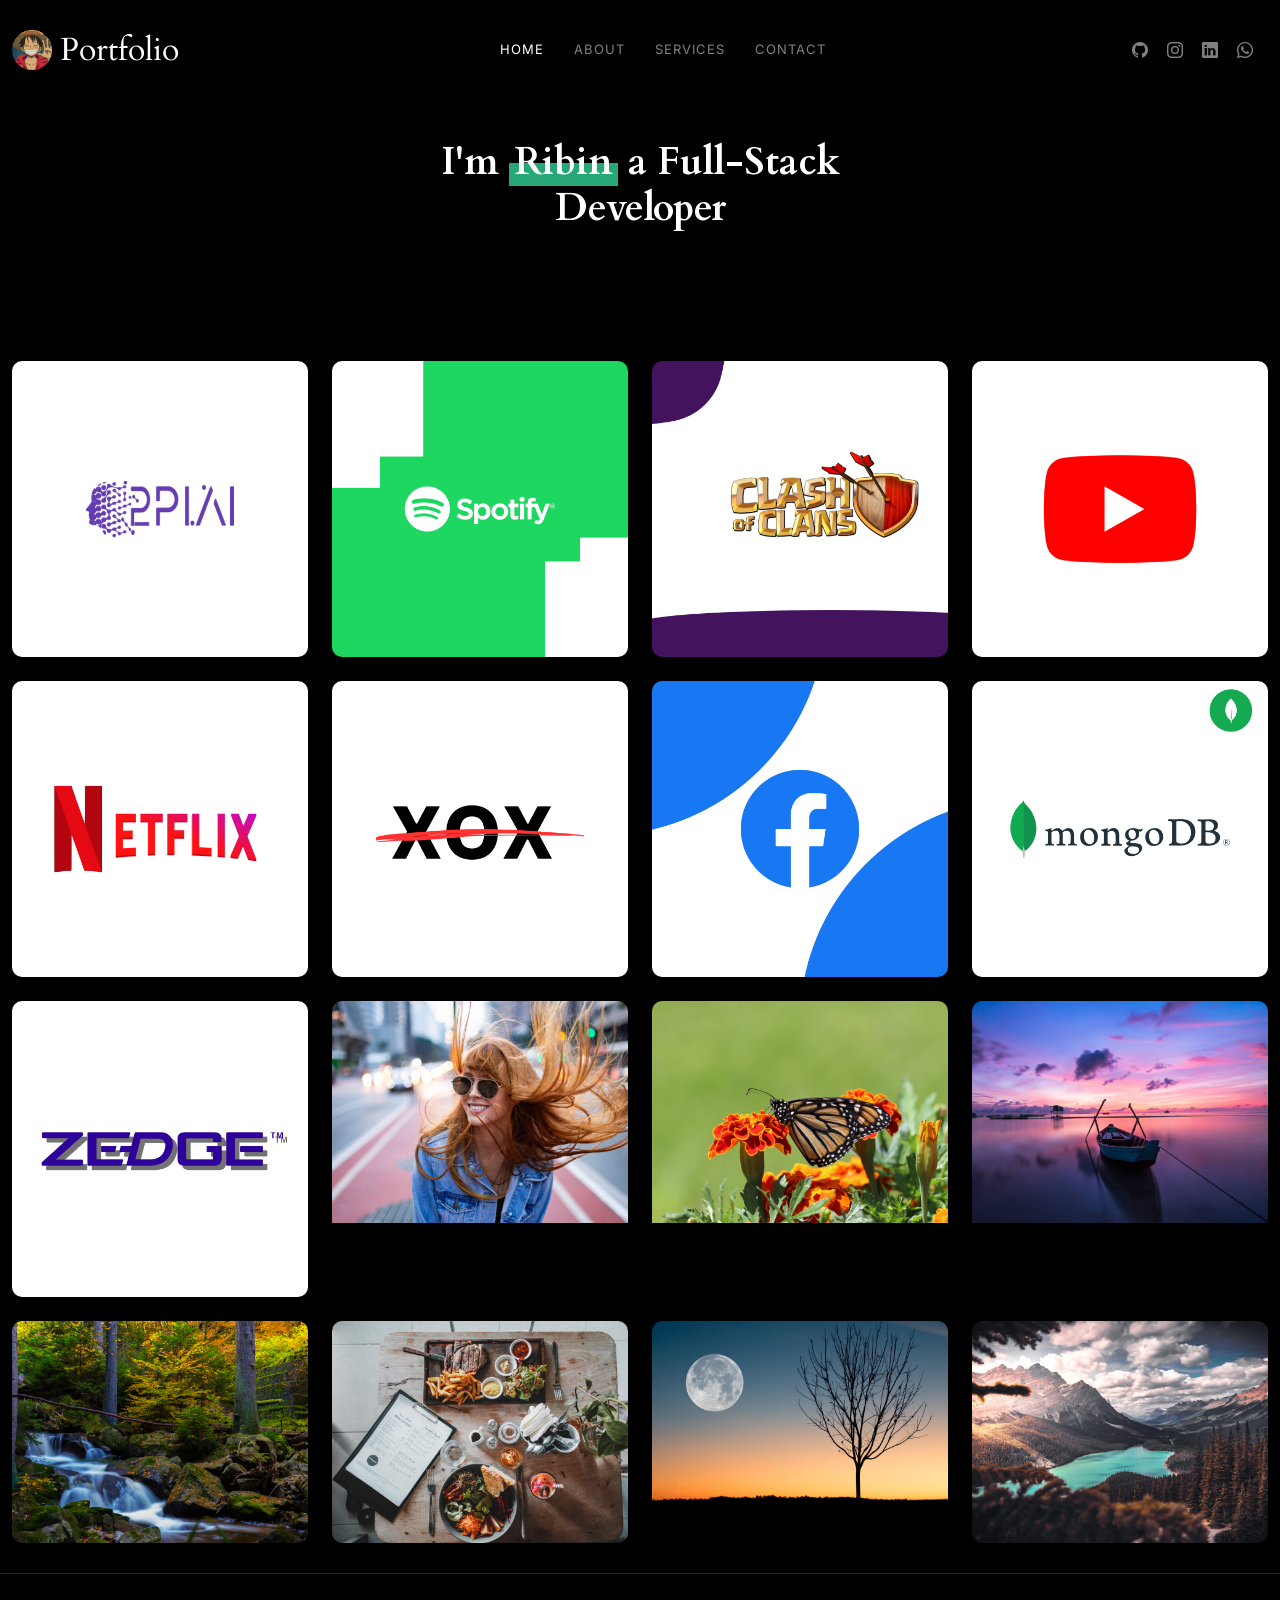
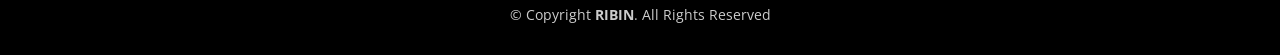
<file: index.html>
<!DOCTYPE html>
<html lang="en">

<head>
  <meta charset="utf-8">
  <meta content="width=device-width, initial-scale=1.0" name="viewport">

  <title>Ribin</title>
  <meta content="" name="description">
  <meta content="" name="keywords">

  <!-- Favicons -->
  <link href="assets/img/Luffy.png" rel="icon">
  <link href="assets/img/Luffy.png" rel="apple-touch-icon">

  <!-- Google Fonts -->
  <link rel="preconnect" href="https://fonts.googleapis.com">
  <link rel="preconnect" href="https://fonts.gstatic.com" crossorigin>
  <link href="https://fonts.googleapis.com/css2?family=Open+Sans:ital,wght@0,300;0,400;0,500;0,600;0,700;1,300;1,400;1,600;1,700&family=Inter:ital,wght@0,300;0,400;0,500;0,600;0,700;1,300;1,400;1,500;1,600;1,700&family=Cardo:ital,wght@0,400;0,700;1,400&display=swap" rel="stylesheet">

  <!-- Vendor CSS Files -->
  <link href="assets/vendor/bootstrap/css/bootstrap.min.css" rel="stylesheet">
  <link href="assets/vendor/bootstrap-icons/bootstrap-icons.css" rel="stylesheet">
  <link href="assets/vendor/swiper/swiper-bundle.min.css" rel="stylesheet">
  <link href="assets/vendor/glightbox/css/glightbox.min.css" rel="stylesheet">
  <link href="assets/vendor/aos/aos.css" rel="stylesheet">

  <!-- Template Main CSS File -->
  <link href="assets/css/main.css" rel="stylesheet">

  <!-- =======================================================
  * Template Name: PhotoFolio - v1.2.0
  * Template URL: https://bootstrapmade.com/photofolio-bootstrap-photography-website-template/
  * Author: BootstrapMade.com
  * License: https://bootstrapmade.com/license/
  ======================================================== -->
</head>

<body>

  <!-- ======= Header ======= -->
  <header id="header" class="header d-flex align-items-center fixed-top">
    <div class="container-fluid d-flex align-items-center justify-content-between">

      <a href="index.html" class="logo d-flex align-items-center  me-auto me-lg-0">
        <!-- Uncomment the line below if you also wish to use an image logo -->
        <!-- <img src="assets/img/logo.png" alt=""> -->
        <img src="assets/img/Luffy.png" alt="">
        <h1>Portfolio</h1>
      </a>

      <nav id="navbar" class="navbar">
        <ul>
          <li><a href="index.html" class="active">Home</a></li>
          <li><a href="about.html">About</a></li>
          
          <li><a href="services.html">Services</a></li>
          <li><a href="contact.html">Contact</a></li>
        </ul>
      </nav><!-- .navbar -->

      <div class="header-social-links">
        <a href="https://github.com/RIBINZX" target="_blank" class="twitter"><i class="bi bi-github"></i></a>
        <a href="https://www.instagram.com/muhd_ribin/?next=%2F" target="_blank"  class="instagram"><i class="bi bi-instagram"></i></a>
        <a href="https://www.linkedin.com/in/muhammed-ribin-0442aa253/" target="_blank"  class="linkedin"><i class="bi bi-linkedin"></i></i></a>
        <a href="https://wa.me/+918943915070" target="_blank"  class="facebook"><i class="bi bi-whatsapp"></i></a>
      </div>
      <i class="mobile-nav-toggle mobile-nav-show bi bi-list"></i>
      <i class="mobile-nav-toggle mobile-nav-hide d-none bi bi-x"></i>

    </div>
  </header><!-- End Header -->

  <!-- ======= Hero Section ======= -->
  <section id="hero" class="hero d-flex flex-column justify-content-center align-items-center" data-aos="fade" data-aos-delay="1500">
    <div class="container">
      <div class="row justify-content-center">
        <div class="col-lg-6 text-center">
          <h2>I'm <span>Ribin</span> a Full-Stack Developer</h2>
          <p></p>
          <!-- <a href="contact.html" class="btn-get-started"></a> -->
        </div>
      </div>
    </div>
  </section><!-- End Hero Section -->

  <main id="main" data-aos="fade" data-aos-delay="1500">

    <!-- ======= Gallery Section ======= -->
    <section id="gallery" class="gallery">
      <div class="container-fluid">

        <div class="row gy-4 justify-content-center">
          <div class="col-xl-3 col-lg-4 col-md-6">
            <div class="gallery-item h-100">
              <img src="assets/img/2pi.png" class="img-fluid" alt="">
              <div class="gallery-links d-flex align-items-center justify-content-center">
                <a href="assets/img/2pi.png" title="Gallery 1" class="glightbox preview-link"><i class="bi bi-arrows-angle-expand"></i></a>
                <a href="https://ribinzx.github.io/2p1-ui-clone/" target="_blank"  class="details-link"><i class="bi bi-link-45deg"></i></a>
              </div>
            </div>
          </div><!-- End Gallery Item -->
          
          <div class="col-xl-3 col-lg-4 col-md-6">
            <div class="gallery-item h-100">
              <img src="assets/img/spotify.png" class="img-fluid" alt="">
              <div class="gallery-links d-flex align-items-center justify-content-center">
                <a href="assets/img/spotify.png" title="Gallery 3" class="glightbox preview-link"><i class="bi bi-arrows-angle-expand"></i></a>
                <a href="https://ribinzx.github.io/spotify/" target="_blank" class="details-link"><i class="bi bi-link-45deg"></i></a>
              </div>
            </div>
          </div><!-- End Gallery Item -->
          <div class="col-xl-3 col-lg-4 col-md-6">
            <div class="gallery-item h-100">
              <img src="assets/img/clash of clans.png" class="img-fluid" alt="">
              <div class="gallery-links d-flex align-items-center justify-content-center">
                <a href="assets/img/clash of clans.png" title="Gallery 2" class="glightbox preview-link"><i class="bi bi-arrows-angle-expand"></i></a>
                <a href="https://ribinzx.github.io/clash-of-clans/"  target="_blank"  class="details-link"><i class="bi bi-link-45deg"></i></a>
              </div>
            </div>
          </div><!-- End Gallery Item -->
          
          <div class="col-xl-3 col-lg-4 col-md-6">
            <div class="gallery-item h-100">
              <img src="assets/img/Youtube.png" class="img-fluid" alt="">
              <div class="gallery-links d-flex align-items-center justify-content-center">
                <a href="assets/img/Youtube.png" title="Gallery 4" class="glightbox preview-link"><i class="bi bi-arrows-angle-expand"></i></a>
                <a href="https://ribinzx.github.io/youtube/" target="_blank"  class="details-link"><i class="bi bi-link-45deg"></i></a>
              </div>
            </div>
          </div><!-- End Gallery Item -->
          <div class="col-xl-3 col-lg-4 col-md-6">
            <div class="gallery-item h-100">
              <img src="assets/img/Netflix.png" class="img-fluid" alt="">
              <div class="gallery-links d-flex align-items-center justify-content-center">
                <a href="assets/img/Netflix.png" title="Gallery 7" class="glightbox preview-link"><i class="bi bi-arrows-angle-expand"></i></a>
                <a href="https://ribinzx.github.io/Netflix/" target="_blank" class="details-link"><i class="bi bi-link-45deg"></i></a>
              </div>
            </div>
          </div><!-- End Gallery Item -->
          <div class="col-xl-3 col-lg-4 col-md-6">
            <div class="gallery-item h-100">
              <img src="assets/img/XOX.png" class="img-fluid" alt="">
              <div class="gallery-links d-flex align-items-center justify-content-center">
                <a href="assets/img/XOX.png" title="Gallery 6" class="glightbox preview-link"><i class="bi bi-arrows-angle-expand"></i></a>
                <a href="https://ribinzx.github.io/tic-tac-toe/" target="_blank"  class="details-link"><i class="bi bi-link-45deg"></i></a>
              </div>
            </div>
          </div><!-- End Gallery Item -->
          <div class="col-xl-3 col-lg-4 col-md-6">
            <div class="gallery-item h-100">
              <img src="assets/img/facebook.png" class="img-fluid" alt="">
              <div class="gallery-links d-flex align-items-center justify-content-center">
                <a href="assets/img/facebook.png" title="Gallery 5" class="glightbox preview-link"><i class="bi bi-arrows-angle-expand"></i></a>
                <a href="https://ribinzx.github.io/facebook/" target="_blank"  class="details-link"><i class="bi bi-link-45deg"></i></a>
              </div>
            </div>
          </div><!-- End Gallery Item -->
          
          
          <div class="col-xl-3 col-lg-4 col-md-6">
            <div class="gallery-item h-100">
              <img src="assets/img/mongodb.png" class="img-fluid" alt="">
              <div class="gallery-links d-flex align-items-center justify-content-center">
                <a href="assets/img/mongodb.png" title="Gallery 8" class="glightbox preview-link"><i class="bi bi-arrows-angle-expand"></i></a>
                <a href="https://ribinzx.github.io/MongoDB/" target="_blank" class="details-link"><i class="bi bi-link-45deg"></i></a>
              </div>
            </div>
          </div><!-- End Gallery Item -->
          <div class="col-xl-3 col-lg-4 col-md-6">
            <div class="gallery-item h-100">
              <img src="assets/img/Zedge.png" class="img-fluid" alt="">
              <div class="gallery-links d-flex align-items-center justify-content-center">
                <a href="assets/img/Zedge.png" title="Gallery 9" class="glightbox preview-link"><i class="bi bi-arrows-angle-expand"></i></a>
                <a href="https://ribinzx.github.io/zedge/" target="_blank" class="details-link"><i class="bi bi-link-45deg"></i></a>
              </div>
            </div>
          </div><!-- End Gallery Item -->
          <div class="col-xl-3 col-lg-4 col-md-6">
            <div class="gallery-item h-100">
              <img src="assets/img/gallery/gallery-10.jpg" class="img-fluid" alt="">
              <div class="gallery-links d-flex align-items-center justify-content-center">
                <a href="assets/img/gallery/gallery-10.jpg" title="Gallery 10" class="glightbox preview-link"><i class="bi bi-arrows-angle-expand"></i></a>
                <a href="gallery-single.html" class="details-link"><i class="bi bi-link-45deg"></i></a>
              </div>
            </div>
          </div><!-- End Gallery Item -->
          <div class="col-xl-3 col-lg-4 col-md-6">
            <div class="gallery-item h-100">
              <img src="assets/img/gallery/gallery-11.jpg" class="img-fluid" alt="">
              <div class="gallery-links d-flex align-items-center justify-content-center">
                <a href="assets/img/gallery/gallery-11.jpg" title="Gallery 11" class="glightbox preview-link"><i class="bi bi-arrows-angle-expand"></i></a>
                <a href="gallery-single.html" class="details-link"><i class="bi bi-link-45deg"></i></a>
              </div>
            </div>
          </div><!-- End Gallery Item -->
          <div class="col-xl-3 col-lg-4 col-md-6">
            <div class="gallery-item h-100">
              <img src="assets/img/gallery/gallery-12.jpg" class="img-fluid" alt="">
              <div class="gallery-links d-flex align-items-center justify-content-center">
                <a href="assets/img/gallery/gallery-12.jpg" title="Gallery 12" class="glightbox preview-link"><i class="bi bi-arrows-angle-expand"></i></a>
                <a href="gallery-single.html" class="details-link"><i class="bi bi-link-45deg"></i></a>
              </div>
            </div>
          </div><!-- End Gallery Item -->
          <div class="col-xl-3 col-lg-4 col-md-6">
            <div class="gallery-item h-100">
              <img src="assets/img/gallery/gallery-13.jpg" class="img-fluid" alt="">
              <div class="gallery-links d-flex align-items-center justify-content-center">
                <a href="assets/img/gallery/gallery-13.jpg" title="Gallery 13" class="glightbox preview-link"><i class="bi bi-arrows-angle-expand"></i></a>
                <a href="gallery-single.html" class="details-link"><i class="bi bi-link-45deg"></i></a>
              </div>
            </div>
          </div><!-- End Gallery Item -->
          <div class="col-xl-3 col-lg-4 col-md-6">
            <div class="gallery-item h-100">
              <img src="assets/img/gallery/gallery-14.jpg" class="img-fluid" alt="">
              <div class="gallery-links d-flex align-items-center justify-content-center">
                <a href="assets/img/gallery/gallery-14.jpg" title="Gallery 14" class="glightbox preview-link"><i class="bi bi-arrows-angle-expand"></i></a>
                <a href="gallery-single.html" class="details-link"><i class="bi bi-link-45deg"></i></a>
              </div>
            </div>
          </div><!-- End Gallery Item -->
          <div class="col-xl-3 col-lg-4 col-md-6">
            <div class="gallery-item h-100">
              <img src="assets/img/gallery/gallery-15.jpg" class="img-fluid" alt="">
              <div class="gallery-links d-flex align-items-center justify-content-center">
                <a href="assets/img/gallery/gallery-15.jpg" title="Gallery 15" class="glightbox preview-link"><i class="bi bi-arrows-angle-expand"></i></a>
                <a href="gallery-single.html" class="details-link"><i class="bi bi-link-45deg"></i></a>
              </div>
            </div>
          </div><!-- End Gallery Item -->
          <div class="col-xl-3 col-lg-4 col-md-6">
            <div class="gallery-item h-100">
              <img src="assets/img/gallery/gallery-16.jpg" class="img-fluid" alt="">
              <div class="gallery-links d-flex align-items-center justify-content-center">
                <a href="assets/img/gallery/gallery-16.jpg" title="Gallery 16" class="glightbox preview-link"><i class="bi bi-arrows-angle-expand"></i></a>
                <a href="gallery-single.html" class="details-link"><i class="bi bi-link-45deg"></i></a>
              </div>
            </div>
          </div><!-- End Gallery Item -->

        </div>

      </div>
    </section><!-- End Gallery Section -->

  </main><!-- End #main -->

  <!-- ======= Footer ======= -->
  <footer id="footer" class="footer">
    <div class="container">
      <div class="copyright">
        &copy; Copyright <strong><span>RIBIN</span></strong>. All Rights Reserved
      </div>
     
      </div>
    </div>
  </footer><!-- End Footer -->

  <a href="#" class="scroll-top d-flex align-items-center justify-content-center"><i class="bi bi-arrow-up-short"></i></a>

  <div id="preloader">
    <div class="line"></div>
  </div>

  <!-- Vendor JS Files -->
  <script src="assets/vendor/bootstrap/js/bootstrap.bundle.min.js"></script>
  <script src="assets/vendor/swiper/swiper-bundle.min.js"></script>
  <script src="assets/vendor/glightbox/js/glightbox.min.js"></script>
  <script src="assets/vendor/aos/aos.js"></script>
  <script src="assets/vendor/php-email-form/validate.js"></script>

  <!-- Template Main JS File -->
  <script src="assets/js/main.js"></script>

</body>

</html>
</file>
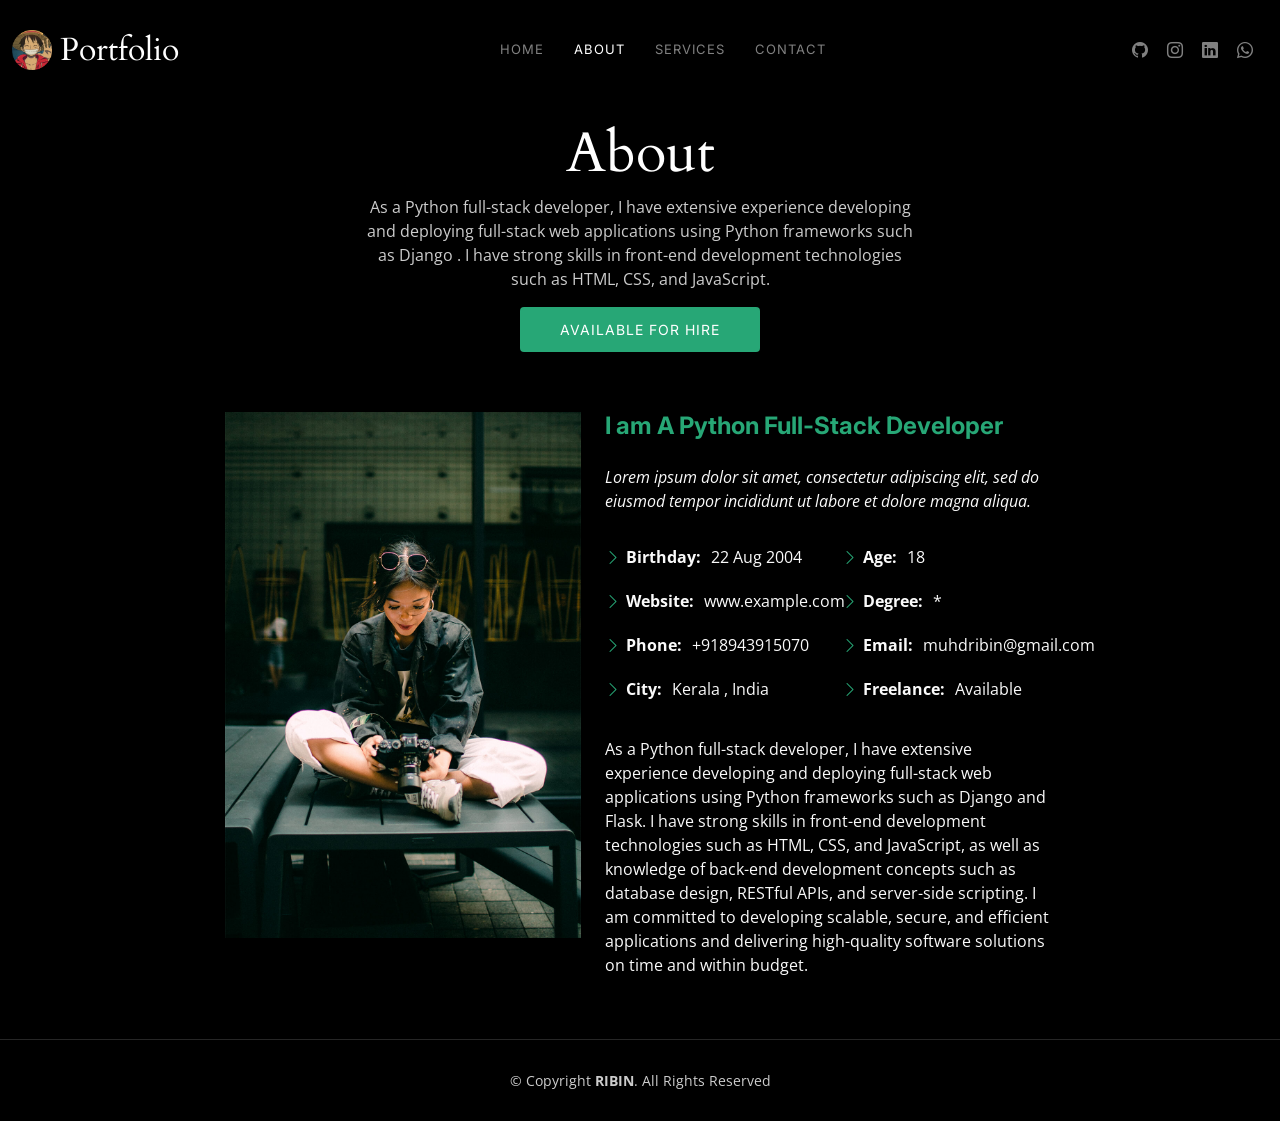
<file: about.html>
<!DOCTYPE html>
<html lang="en">

<head>
  <meta charset="utf-8">
  <meta content="width=device-width, initial-scale=1.0" name="viewport">

  <title>About</title>
  <meta content="" name="description">
  <meta content="" name="keywords">

  <!-- Favicons -->
  <link href="assets/img/Luffy.png" rel="icon">
  <link href="assets/img/Luffy.png" rel="apple-touch-icon">

  <!-- Google Fonts -->
  <link rel="preconnect" href="https://fonts.googleapis.com">
  <link rel="preconnect" href="https://fonts.gstatic.com" crossorigin>
  <link
    href="https://fonts.googleapis.com/css2?family=Open+Sans:ital,wght@0,300;0,400;0,500;0,600;0,700;1,300;1,400;1,600;1,700&family=Inter:ital,wght@0,300;0,400;0,500;0,600;0,700;1,300;1,400;1,500;1,600;1,700&family=Cardo:ital,wght@0,400;0,700;1,400&display=swap"
    rel="stylesheet">

  <!-- Vendor CSS Files -->
  <link href="assets/vendor/bootstrap/css/bootstrap.min.css" rel="stylesheet">
  <link href="assets/vendor/bootstrap-icons/bootstrap-icons.css" rel="stylesheet">
  <link href="assets/vendor/swiper/swiper-bundle.min.css" rel="stylesheet">
  <link href="assets/vendor/glightbox/css/glightbox.min.css" rel="stylesheet">
  <link href="assets/vendor/aos/aos.css" rel="stylesheet">

  <!-- Template Main CSS File -->
  <link href="assets/css/main.css" rel="stylesheet">

  <!-- =======================================================
  * Template Name: PhotoFolio - v1.2.0
  * Template URL: https://bootstrapmade.com/photofolio-bootstrap-photography-website-template/
  * Author: BootstrapMade.com
  * License: https://bootstrapmade.com/license/
  ======================================================== -->
</head>

<body>

  <!-- ======= Header ======= -->
  <header id="header" class="header d-flex align-items-center fixed-top">
    <div class="container-fluid d-flex align-items-center justify-content-between">

      <a href="index.html" class="logo d-flex align-items-center  me-auto me-lg-0">
        <!-- Uncomment the line below if you also wish to use an image logo -->
        <!-- <img src="assets/img/logo.png" alt=""> -->
        <img src="assets/img/Luffy.png" alt="">
        <h1>Portfolio</h1>
      </a>

      <nav id="navbar" class="navbar">
        <ul>
          <li><a href="index.html">Home</a></li>
          <li><a href="about.html" class="active">About</a></li>

          <li><a href="services.html">Services</a></li>
          <li><a href="contact.html">Contact</a></li>
        </ul>
      </nav><!-- .navbar -->

      <div class="header-social-links">
        <a href="https://github.com/RIBINZX" target="_blank" class="twitter"><i class="bi bi-github"></i></a>
        <a href="https://www.instagram.com/muhd_ribin/?next=%2F" target="_blank" class="instagram"><i
            class="bi bi-instagram"></i></a>
        <a href="https://www.linkedin.com/in/muhammed-ribin-0442aa253/" target="_blank" class="linkedin"><i
            class="bi bi-linkedin"></i></i></a>
        <a href="https://wa.me/+918943915070" target="_blank" class="facebook"><i class="bi bi-whatsapp"></i></a>
      </div>
      <i class="mobile-nav-toggle mobile-nav-show bi bi-list"></i>
      <i class="mobile-nav-toggle mobile-nav-hide d-none bi bi-x"></i>

    </div>
  </header><!-- End Header -->

  <main id="main" data-aos="fade" data-aos-delay="1500">

    <!-- ======= End Page Header ======= -->
    <div class="page-header d-flex align-items-center">
      <div class="container position-relative">
        <div class="row d-flex justify-content-center">
          <div class="col-lg-6 text-center">
            <h2>About</h2>
            <p>As a Python full-stack developer, I have extensive experience developing and deploying full-stack web applications using Python frameworks such as Django . I have strong skills in front-end development technologies such as HTML, CSS, and JavaScript.</p>

            <a class="cta-btn" href="contact.html">Available for hire</a>

          </div>
        </div>
      </div>
    </div><!-- End Page Header -->

    <!-- ======= About Section ======= -->
    <section id="about" class="about">
      <div class="container">

        <div class="row gy-4 justify-content-center">
          <div class="col-lg-4">
            <img src="assets/img/profile-img.jpg" class="img-fluid" alt="">
          </div>
          <div class="col-lg-5 content">
            <h2>I am A Python Full-Stack Developer</h2>
            <p class="fst-italic py-3">
              Lorem ipsum dolor sit amet, consectetur adipiscing elit, sed do eiusmod tempor incididunt ut labore et
              dolore
              magna aliqua.
            </p>
            <div class="row">
              <div class="col-lg-6">
                <ul>
                  <li><i class="bi bi-chevron-right"></i> <strong>Birthday:</strong> <span>22 Aug 2004</span></li>
                  <li><i class="bi bi-chevron-right"></i> <strong>Website:</strong> <span>www.example.com</span></li>
                  <li><i class="bi bi-chevron-right"></i> <strong>Phone:</strong> <span>+918943915070</span></li>
                  <li><i class="bi bi-chevron-right"></i> <strong>City:</strong> <span>Kerala , India</span></li>
                </ul>
              </div>
              <div class="col-lg-6">
                <ul>
                  <li><i class="bi bi-chevron-right"></i> <strong>Age:</strong> <span>18</span></li>
                  <li><i class="bi bi-chevron-right"></i> <strong>Degree:</strong> <span>*</span></li>
                  <li><i class="bi bi-chevron-right"></i> <strong>Email:</strong> <span>muhdribin@gmail.com</span>
                  </li>
                  <li><i class="bi bi-chevron-right"></i> <strong>Freelance:</strong> <span>Available</span></li>
                </ul>
              </div>
            </div>
            <p class="py-3">
              As a Python full-stack developer, I have extensive experience developing and deploying full-stack web
              applications using Python frameworks such as Django and Flask. I have strong skills in front-end
              development technologies such as HTML, CSS, and JavaScript, as well as knowledge of back-end development
              concepts such as database design, RESTful APIs, and server-side scripting. I am committed to developing
              scalable, secure, and efficient applications and delivering high-quality software solutions on time and
              within budget.
            </p>
            <p class="m-0">
              
            </p>
          </div>
        </div>

      </div>
    </section><!-- End About Section -->

    <!-- ======= Testimonials Section ======= -->
    <!-- <section id="testimonials" class="testimonials">
      <div class="container">

        <div class="section-header">
          <h2>Testimonials</h2>
          <p>What they are saying</p>
        </div>

        <div class="slides-3 swiper">
          <div class="swiper-wrapper">

            <div class="swiper-slide">
              <div class="testimonial-item">
                <div class="stars">
                  <i class="bi bi-star-fill"></i><i class="bi bi-star-fill"></i><i class="bi bi-star-fill"></i><i class="bi bi-star-fill"></i><i class="bi bi-star-fill"></i>
                </div>
                <p>
                  Proin iaculis purus consequat sem cure digni ssim donec porttitora entum suscipit rhoncus. Accusantium quam, ultricies eget id, aliquam eget nibh et. Maecen aliquam, risus at semper.
                </p>
                <div class="profile mt-auto">
                  <img src="assets/img/testimonials/testimonials-1.jpg" class="testimonial-img" alt="">
                  <h3>Saul Goodman</h3>
                  <h4>Ceo &amp; Founder</h4>
                </div>
              </div>
            </div> -->
    <!-- End testimonial item -->

    <!-- <div class="swiper-slide">
              <div class="testimonial-item">
                <div class="stars">
                  <i class="bi bi-star-fill"></i><i class="bi bi-star-fill"></i><i class="bi bi-star-fill"></i><i class="bi bi-star-fill"></i><i class="bi bi-star-fill"></i>
                </div>
                <p>
                  Export tempor illum tamen malis malis eram quae irure esse labore quem cillum quid cillum eram malis quorum velit fore eram velit sunt aliqua noster fugiat irure amet legam anim culpa.
                </p>
                <div class="profile mt-auto">
                  <img src="assets/img/testimonials/testimonials-2.jpg" class="testimonial-img" alt="">
                  <h3>Sara Wilsson</h3>
                  <h4>Designer</h4>
                </div>
              </div>
            </div> -->
    <!-- End testimonial item -->

    <!-- <div class="swiper-slide">
              <div class="testimonial-item">
                <div class="stars">
                  <i class="bi bi-star-fill"></i><i class="bi bi-star-fill"></i><i class="bi bi-star-fill"></i><i class="bi bi-star-fill"></i><i class="bi bi-star-fill"></i>
                </div>
                <p>
                  Enim nisi quem export duis labore cillum quae magna enim sint quorum nulla quem veniam duis minim tempor labore quem eram duis noster aute amet eram fore quis sint minim.
                </p>
                <div class="profile mt-auto">
                  <img src="assets/img/testimonials/testimonials-3.jpg" class="testimonial-img" alt="">
                  <h3>Jena Karlis</h3>
                  <h4>Store Owner</h4>
                </div>
              </div>
            </div> -->
    <!-- End testimonial item -->

    <!-- <div class="swiper-slide">
              <div class="testimonial-item">
                <div class="stars">
                  <i class="bi bi-star-fill"></i><i class="bi bi-star-fill"></i><i class="bi bi-star-fill"></i><i class="bi bi-star-fill"></i><i class="bi bi-star-fill"></i>
                </div>
                <p>
                  Fugiat enim eram quae cillum dolore dolor amet nulla culpa multos export minim fugiat minim velit minim dolor enim duis veniam ipsum anim magna sunt elit fore quem dolore labore illum veniam.
                </p>
                <div class="profile mt-auto">
                  <img src="assets/img/testimonials/testimonials-4.jpg" class="testimonial-img" alt="">
                  <h3>Matt Brandon</h3>
                  <h4>Freelancer</h4>
                </div>
              </div>
            </div> -->
    <!-- End testimonial item -->

    <!-- <div class="swiper-slide">
              <div class="testimonial-item">
                <div class="stars">
                  <i class="bi bi-star-fill"></i><i class="bi bi-star-fill"></i><i class="bi bi-star-fill"></i><i class="bi bi-star-fill"></i><i class="bi bi-star-fill"></i>
                </div>
                <p>
                  Quis quorum aliqua sint quem legam fore sunt eram irure aliqua veniam tempor noster veniam enim culpa labore duis sunt culpa nulla illum cillum fugiat legam esse veniam culpa fore nisi cillum quid.
                </p>
                <div class="profile mt-auto">
                  <img src="assets/img/testimonials/testimonials-5.jpg" class="testimonial-img" alt="">
                  <h3>John Larson</h3>
                  <h4>Entrepreneur</h4>
                </div>
              </div>
            </div> -->
    <!-- End testimonial item -->

    <!-- </div>
          <div class="swiper-pagination"></div>
        </div>

      </div>
    </section> -->
    <!-- End Testimonials Section -->

  </main><!-- End #main -->

  <!-- ======= Footer ======= -->
  <footer id="footer" class="footer">
    <div class="container">
      <div class="copyright">
        &copy; Copyright <strong><span>RIBIN</span></strong>. All Rights Reserved
      </div>

    </div>
    </div>
  </footer><!-- End Footer -->

  <a href="#" class="scroll-top d-flex align-items-center justify-content-center"><i
      class="bi bi-arrow-up-short"></i></a>

  <div id="preloader">
    <div class="line"></div>
  </div>

  <!-- Vendor JS Files -->
  <script src="assets/vendor/bootstrap/js/bootstrap.bundle.min.js"></script>
  <script src="assets/vendor/swiper/swiper-bundle.min.js"></script>
  <script src="assets/vendor/glightbox/js/glightbox.min.js"></script>
  <script src="assets/vendor/aos/aos.js"></script>
  <script src="assets/vendor/php-email-form/validate.js"></script>

  <!-- Template Main JS File -->
  <script src="assets/js/main.js"></script>

</body>

</html>
</file>
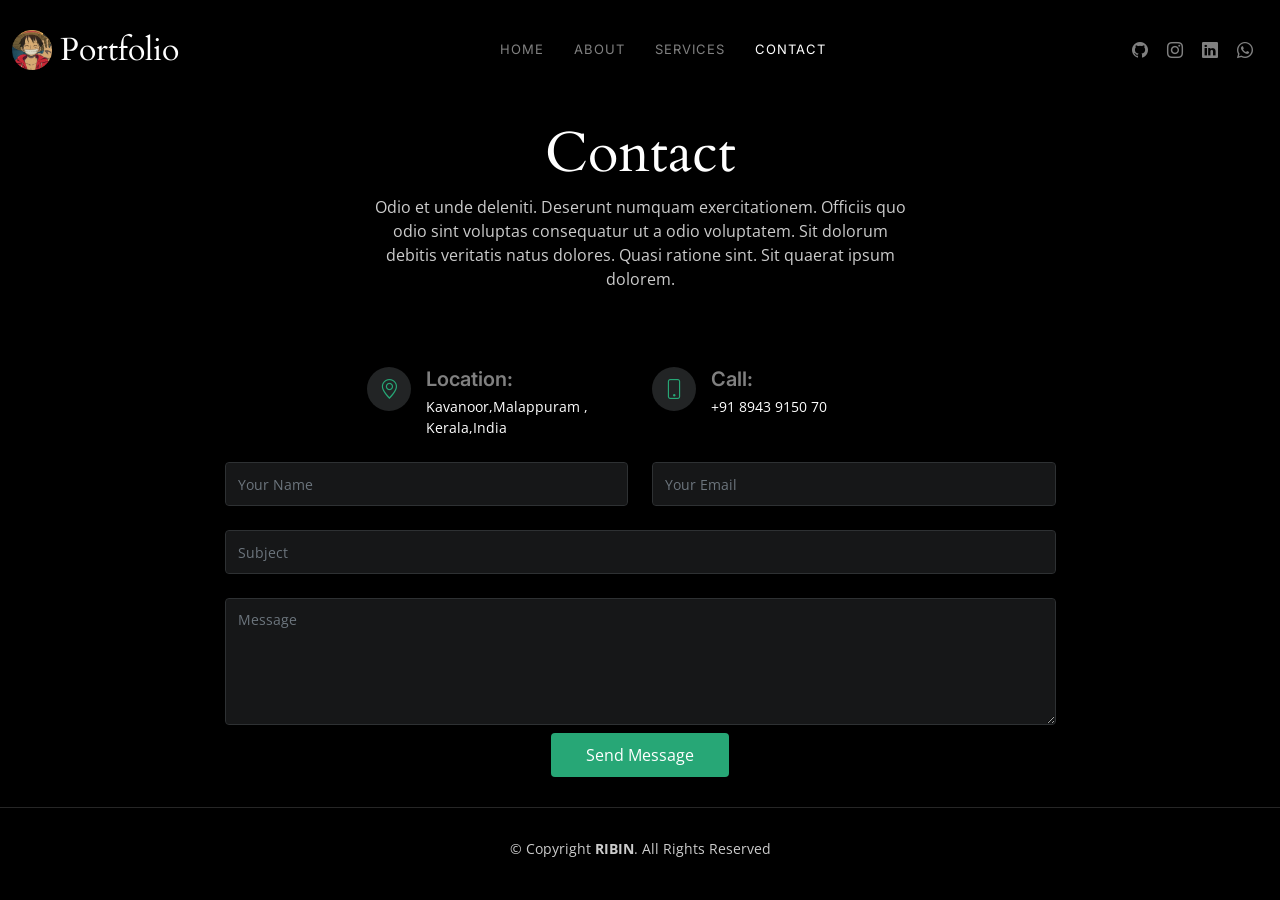
<file: contact.html>
<!DOCTYPE html>
<html lang="en">

<head>
  <meta charset="utf-8">
  <meta content="width=device-width, initial-scale=1.0" name="viewport">

  <title>Contact</title>
  <meta content="" name="description">
  <meta content="" name="keywords">

  <!-- Favicons -->
  <link href="assets/img/Luffy.png" rel="icon">
  <link href="assets/img/Luffy.png" rel="apple-touch-icon">

  <!-- Google Fonts -->
  <link rel="preconnect" href="https://fonts.googleapis.com">
  <link rel="preconnect" href="https://fonts.gstatic.com" crossorigin>
  <link
    href="https://fonts.googleapis.com/css2?family=Open+Sans:ital,wght@0,300;0,400;0,500;0,600;0,700;1,300;1,400;1,600;1,700&family=Inter:ital,wght@0,300;0,400;0,500;0,600;0,700;1,300;1,400;1,500;1,600;1,700&family=Cardo:ital,wght@0,400;0,700;1,400&display=swap"
    rel="stylesheet">

  <!-- Vendor CSS Files -->
  <link href="assets/vendor/bootstrap/css/bootstrap.min.css" rel="stylesheet">
  <link href="assets/vendor/bootstrap-icons/bootstrap-icons.css" rel="stylesheet">
  <link href="assets/vendor/swiper/swiper-bundle.min.css" rel="stylesheet">
  <link href="assets/vendor/glightbox/css/glightbox.min.css" rel="stylesheet">
  <link href="assets/vendor/aos/aos.css" rel="stylesheet">

  <!-- Template Main CSS File -->
  <link href="assets/css/main.css" rel="stylesheet">

  <!-- =======================================================
  * Template Name: PhotoFolio - v1.2.0
  * Template URL: https://bootstrapmade.com/photofolio-bootstrap-photography-website-template/
  * Author: BootstrapMade.com
  * License: https://bootstrapmade.com/license/
  ======================================================== -->
</head>

<body>

  <!-- ======= Header ======= -->
  <header id="header" class="header d-flex align-items-center fixed-top">
    <div class="container-fluid d-flex align-items-center justify-content-between">

      <a href="index.html" class="logo d-flex align-items-center  me-auto me-lg-0">
        <!-- Uncomment the line below if you also wish to use an image logo -->
        <!-- <img src="assets/img/logo.png" alt=""> -->
        <img src="assets/img/Luffy.png" alt="">
        <h1>Portfolio</h1>
      </a>

      <nav id="navbar" class="navbar">
        <ul>
          <li><a href="index.html">Home</a></li>
          <li><a href="about.html">About</a></li>

          <li><a href="services.html">Services</a></li>
          <li><a href="contact.html" class="active">Contact</a></li>
        </ul>
      </nav><!-- .navbar -->

      <div class="header-social-links">
        <a href="https://github.com/RIBINZX" target="_blank" class="twitter"><i class="bi bi-github"></i></a>
        <a href="https://www.instagram.com/muhd_ribin/?next=%2F" target="_blank"  class="instagram"><i class="bi bi-instagram"></i></a>
        <a href="https://www.linkedin.com/in/muhammed-ribin-0442aa253/" target="_blank"  class="linkedin"><i class="bi bi-linkedin"></i></i></a>
        <a href="https://wa.me/+918943915070" target="_blank"  class="facebook"><i class="bi bi-whatsapp"></i></a>
      </div>
      <i class="mobile-nav-toggle mobile-nav-show bi bi-list"></i>
      <i class="mobile-nav-toggle mobile-nav-hide d-none bi bi-x"></i>

    </div>
  </header><!-- End Header -->

  <main id="main" data-aos="fade" data-aos-delay="1500">

    <!-- ======= End Page Header ======= -->
    <div class="page-header d-flex align-items-center">
      <div class="container position-relative">
        <div class="row d-flex justify-content-center">
          <div class="col-lg-6 text-center">
            <h2>Contact</h2>
            <p>Odio et unde deleniti. Deserunt numquam exercitationem. Officiis quo odio sint voluptas consequatur ut a
              odio voluptatem. Sit dolorum debitis veritatis natus dolores. Quasi ratione sint. Sit quaerat ipsum
              dolorem.</p>

          </div>
        </div>
      </div>
    </div><!-- End Page Header -->

    <!-- ======= Contact Section ======= -->
    <section id="contact" class="contact">
      <div class="container">

        <div class="row gy-4 justify-content-center">

          <div class="col-lg-3">
            <div class="info-item d-flex">
              <i class="bi bi-geo-alt flex-shrink-0"></i>
              <div>
                <h4>Location:</h4>
                <p>Kavanoor,Malappuram , Kerala,India</p>
              </div>
            </div>
          </div><!-- End Info Item -->

          

          <div class="col-lg-3">
            <div class="info-item d-flex">
              <a href="tel:+918943915070"> <i class="bi bi-phone flex-shrink-0"></i></a>
              <div>
                <h4>Call:</h4>
                <a href="tel:+918943915070"><p>+91 8943 9150 70</p></a>
              </div>
            </div>
          </div><!-- End Info Item -->

        </div>

        <div class="row justify-content-center mt-4">

          <div class="col-lg-9">
            <form id="gform" method="POST" data-email="kfaamardesubombhack@gmail.com"
              action="https://script.google.com/macros/s/AKfycbxkEXW4kZYNGDUqKy1MsvY23AxF9cP_ZgGug-LH93_JCzIvAx5d133kT7v3gU-WsrgfmA/exec"
              role="form" class="gform pure-form pure-form-stacked php-email-form">
              <div class="row">
                <div class="col-md-6 form-group">
                  <input type="text" name="name" class="form-control" id="name" placeholder="Your Name" required>
                </div>
                <div class="col-md-6 form-group mt-3 mt-md-0">
                  <input type="email" class="form-control" name="email" id="email" placeholder="Your Email" required>
                </div>
              </div>
              <div class="form-group mt-3">
                <input type="text" class="form-control" name="subject" id="subject" placeholder="Subject" required>
              </div>
              <div class="form-group mt-3">
                <textarea class="form-control" name="message" rows="5" placeholder="Message" required></textarea>
              </div>
              <!-- <div class="my-3">
                <div class="loading">Loading</div>
                <div class="error-message"></div>
                <div class="sent-message">Your message has been sent. Thank you!</div>
              </div> -->
              <div id="success-msg" style="display:none;">
                Your form has been submitted successfully!
              </div>
              <div class="text-center"><button id="submit-btn" type="submit">Send Message</button></div>

            </form>
          </div><!-- End Contact Form -->

        </div>

      </div>
    </section><!-- End Contact Section -->

  </main><!-- End #main -->

  <!-- ======= Footer ======= -->
  <footer id="footer" class="footer">
    <div class="container">
      <div class="copyright">
        &copy; Copyright <strong><span>RIBIN</span></strong>. All Rights Reserved
      </div>

    </div>
    </div>
  </footer><!-- End Footer -->

  <a href="#" class="scroll-top d-flex align-items-center justify-content-center"><i
      class="bi bi-arrow-up-short"></i></a>

  <div id="preloader">
    <div class="line"></div>
  </div>

  <!-- Vendor JS Files -->
  <script src="assets/vendor/bootstrap/js/bootstrap.bundle.min.js"></script>
  <script src="assets/vendor/swiper/swiper-bundle.min.js"></script>
  <script src="assets/vendor/glightbox/js/glightbox.min.js"></script>
  <script src="assets/vendor/aos/aos.js"></script>
  <script src="assets/vendor/php-email-form/validate.js"></script>

  <!-- Template Main JS File -->
  <script src="assets/js/main.js"></script>

  <script data-cfasync="false" type="text/javascript">

    (function () {
      function validEmail(email) {
        var re = /^([\w-]+(?:\.[\w-]+)*)@((?:[\w-]+\.)*\w[\w-]{0,66})\.([a-z]{2,6}(?:\.[a-z]{2})?)$/i;
        return re.test(email);
      }

      function validateHuman(honeypot) {
        if (honeypot) {
          console.log("Robot Detected!");
          return true;
        } else {
          console.log("Welcome Human!");
        }
      }
      function getFormData(form) {
        var elements = form.elements;

        var fields = Object.keys(elements).filter(function (k) {
          return (elements[k].name !== "honeypot");
        }).map(function (k) {
          if (elements[k].name !== undefined) {
            return elements[k].name;
          } else if (elements[k].length > 0) {
            return elements[k].item(0).name;
          }
        }).filter(function (item, pos, self) {
          return self.indexOf(item) == pos && item;
        });

        var formData = {};
        fields.forEach(function (name) {
          var element = elements[name];
          formData[name] = element.value;
          if (element.length) {
            var data = [];
            for (var i = 0; i < element.length; i++) {
              var item = element.item(i);
              if (item.checked || item.selected) {
                data.push(item.value);
              }
            }
            formData[name] = data.join(', ');
          }
        });

        // add form-specific values into the data
        formData.formDataNameOrder = JSON.stringify(fields);
        formData.formGoogleSheetName = form.dataset.sheet || "Sheet1"; // default sheet name
        formData.formGoogleSendEmail = form.dataset.email || ""; // no email by default

        console.log(formData);
        return formData;
      }

      function handleFormSubmit(event) {
        event.preventDefault();
        var form = event.target;
        var data = getFormData(form);
        if (data.email && !validEmail(data.email)) {
          var invalidEmail = form.querySelector(".email-invalid");
          if (invalidEmail) {
            invalidEmail.style.display = "block";
            return false;
          }
        } else {
          disableAllButtons(form);
          var url = form.action;
          var xhr = new XMLHttpRequest();
          xhr.open('POST', url);
          xhr.setRequestHeader("Content-Type", "application/x-www-form-urlencoded");
          xhr.onreadystatechange = function () {
            console.log(xhr.status, xhr.statusText);
            console.log(xhr.responseText);
            var formElements = form.querySelector(".form-elements")
            if (formElements) {
              formElements.style.display = "none"; // hide form
            }
            var thankYouMessage = form.querySelector(".thankyou_message");
            if (thankYouMessage) {
              thankYouMessage.style.display = "block";
            }
            return;
          };
          var encoded = Object.keys(data).map(function (k) {
            return encodeURIComponent(k) + "=" + encodeURIComponent(data[k]);
          }).join('&');
          xhr.send(encoded);
        }
      }

      function loaded() {
        console.log("Contact form submission handler loaded successfully.");
        var forms = document.querySelectorAll("form.gform");
        for (var i = 0; i < forms.length; i++) {
          forms[i].addEventListener("submit", handleFormSubmit, false);
        }
      };
      document.addEventListener("DOMContentLoaded", loaded, false);

      function disableAllButtons(form) {
        var buttons = form.querySelectorAll("button");
        for (var i = 0; i < buttons.length; i++) {
          buttons[i].disabled = true;
        }
      }
    })();

    document.getElementById("gform").addEventListener("submit", function (event) {
      event.preventDefault(); // prevent default form submission behavior
      document.getElementById("submit-btn").disabled = true; // disable submit button to prevent multiple submissions

      // Your form submission code here
      // ...

      document.getElementById("success-msg").style.display = "block"; // display success message

      
      document.getElementById("submit-btn").disabled = false; // enable the submit button
    });
  </script>



</body>

</html>
</file>
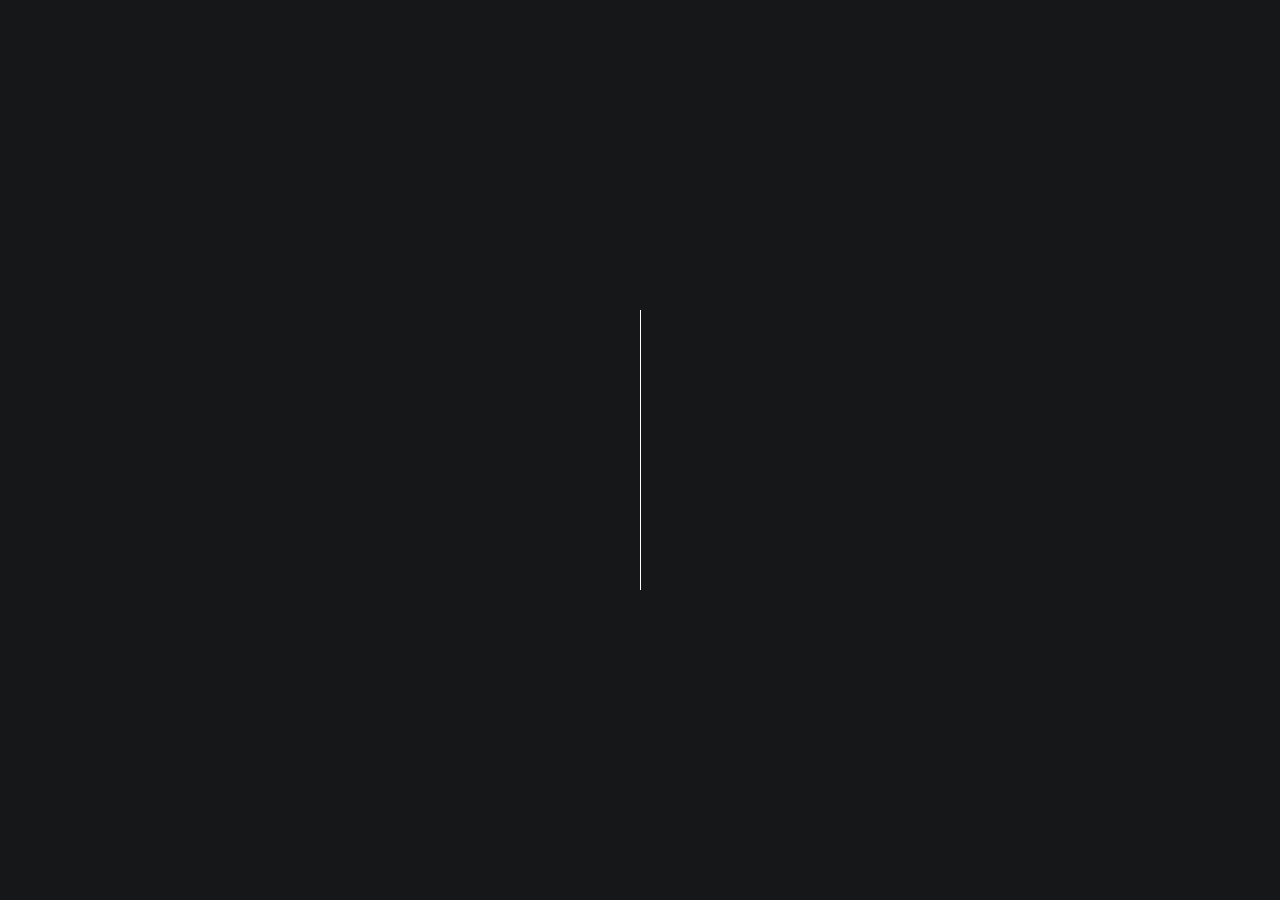
<file: sample-inner-page.html>
<!DOCTYPE html>
<html lang="en">

<head>
  <meta charset="utf-8">
  <meta content="width=device-width, initial-scale=1.0" name="viewport">

  <title>[Template] Sample Inner Page</title>
  <meta content="" name="description">
  <meta content="" name="keywords">

  <!-- Favicons -->
  <link href="assets/img/favicon.png" rel="icon">
  <link href="assets/img/apple-touch-icon.png" rel="apple-touch-icon">

  <!-- Google Fonts -->
  <link rel="preconnect" href="https://fonts.googleapis.com">
  <link rel="preconnect" href="https://fonts.gstatic.com" crossorigin>
  <link href="https://fonts.googleapis.com/css2?family=Open+Sans:ital,wght@0,300;0,400;0,500;0,600;0,700;1,300;1,400;1,600;1,700&family=Inter:ital,wght@0,300;0,400;0,500;0,600;0,700;1,300;1,400;1,500;1,600;1,700&family=Cardo:ital,wght@0,400;0,700;1,400&display=swap" rel="stylesheet">

  <!-- Vendor CSS Files -->
  <link href="assets/vendor/bootstrap/css/bootstrap.min.css" rel="stylesheet">
  <link href="assets/vendor/bootstrap-icons/bootstrap-icons.css" rel="stylesheet">
  <link href="assets/vendor/swiper/swiper-bundle.min.css" rel="stylesheet">
  <link href="assets/vendor/glightbox/css/glightbox.min.css" rel="stylesheet">
  <link href="assets/vendor/aos/aos.css" rel="stylesheet">

  <!-- Template Main CSS File -->
  <link href="assets/css/main.css" rel="stylesheet">

  <!-- =======================================================
  * Template Name: PhotoFolio - v1.2.0
  * Template URL: https://bootstrapmade.com/photofolio-bootstrap-photography-website-template/
  * Author: BootstrapMade.com
  * License: https://bootstrapmade.com/license/
  ======================================================== -->
</head>

<body>

  <!-- ======= Header ======= -->
  <header id="header" class="header d-flex align-items-center fixed-top">
    <div class="container-fluid d-flex align-items-center justify-content-between">

      <a href="index.html" class="logo d-flex align-items-center  me-auto me-lg-0">
        <!-- Uncomment the line below if you also wish to use an image logo -->
        <!-- <img src="assets/img/logo.png" alt=""> -->
        <img src="assets/img/Luffy.png" alt="">
        <h1>Portfolio</h1>
      </a>

      <nav id="navbar" class="navbar">
        <ul>
          <li><a href="index.html" class="active">Home</a></li>
          <li><a href="about.html">About</a></li>
          
          <li><a href="services.html">Services</a></li>
          <li><a href="contact.html">Contact</a></li>
        </ul>
      </nav><!-- .navbar -->

      <div class="header-social-links">
        <a href="https://github.com/RIBINZX" target="_blank" class="twitter"><i class="bi bi-github"></i></a>
        <a href="https://www.instagram.com/muhd_ribin/?next=%2F" target="_blank"  class="instagram"><i class="bi bi-instagram"></i></a>
        <a href="https://www.linkedin.com/in/muhammed-ribin-0442aa253/" target="_blank"  class="linkedin"><i class="bi bi-linkedin"></i></i></a>
        <a href="https://wa.me/+918943915070" target="_blank"  class="facebook"><i class="bi bi-whatsapp"></i></a>
      </div>
      <i class="mobile-nav-toggle mobile-nav-show bi bi-list"></i>
      <i class="mobile-nav-toggle mobile-nav-hide d-none bi bi-x"></i>

    </div>
  </header><!-- End Header -->

  <main id="main" data-aos="fade" data-aos-delay="1500">

    <!-- ======= End Page Header ======= -->
    <div class="page-header d-flex align-items-center">
      <div class="container position-relative">
        <div class="row d-flex justify-content-center">
          <div class="col-lg-6 text-center">
            <h2>Sample Inner Page</h2>
            <p>Odio et unde deleniti. Deserunt numquam exercitationem. Officiis quo odio sint voluptas consequatur ut a odio voluptatem. Sit dolorum debitis veritatis natus dolores. Quasi ratione sint. Sit quaerat ipsum dolorem.</p>

            <a class="cta-btn" href="contact.html">Available for hire</a>

          </div>
        </div>
      </div>
    </div><!-- End Page Header -->

    <section class="sample-page">
      <div class="container" data-aos="fade-up">

        <p>
          You can duplicate this sample page and create any number of inner pages you like!
        </p>

      </div>
    </section>

  </main><!-- End #main -->

  <!-- ======= Footer ======= -->
  <footer id="footer" class="footer">
    <div class="container">
      <div class="copyright">
        &copy; Copyright <strong><span>RIBIN</span></strong>. All Rights Reserved
      </div>
     
      </div>
    </div>
  </footer><!-- End Footer -->
  <a href="#" class="scroll-top d-flex align-items-center justify-content-center"><i class="bi bi-arrow-up-short"></i></a>

  <div id="preloader">
    <div class="line"></div>
  </div>

  <!-- Vendor JS Files -->
  <script src="assets/vendor/bootstrap/js/bootstrap.bundle.min.js"></script>
  <script src="assets/vendor/swiper/swiper-bundle.min.js"></script>
  <script src="assets/vendor/glightbox/js/glightbox.min.js"></script>
  <script src="assets/vendor/aos/aos.js"></script>
  <script src="assets/vendor/php-email-form/validate.js"></script>

  <!-- Template Main JS File -->
  <script src="assets/js/main.js"></script>

</body>

</html>
</file>
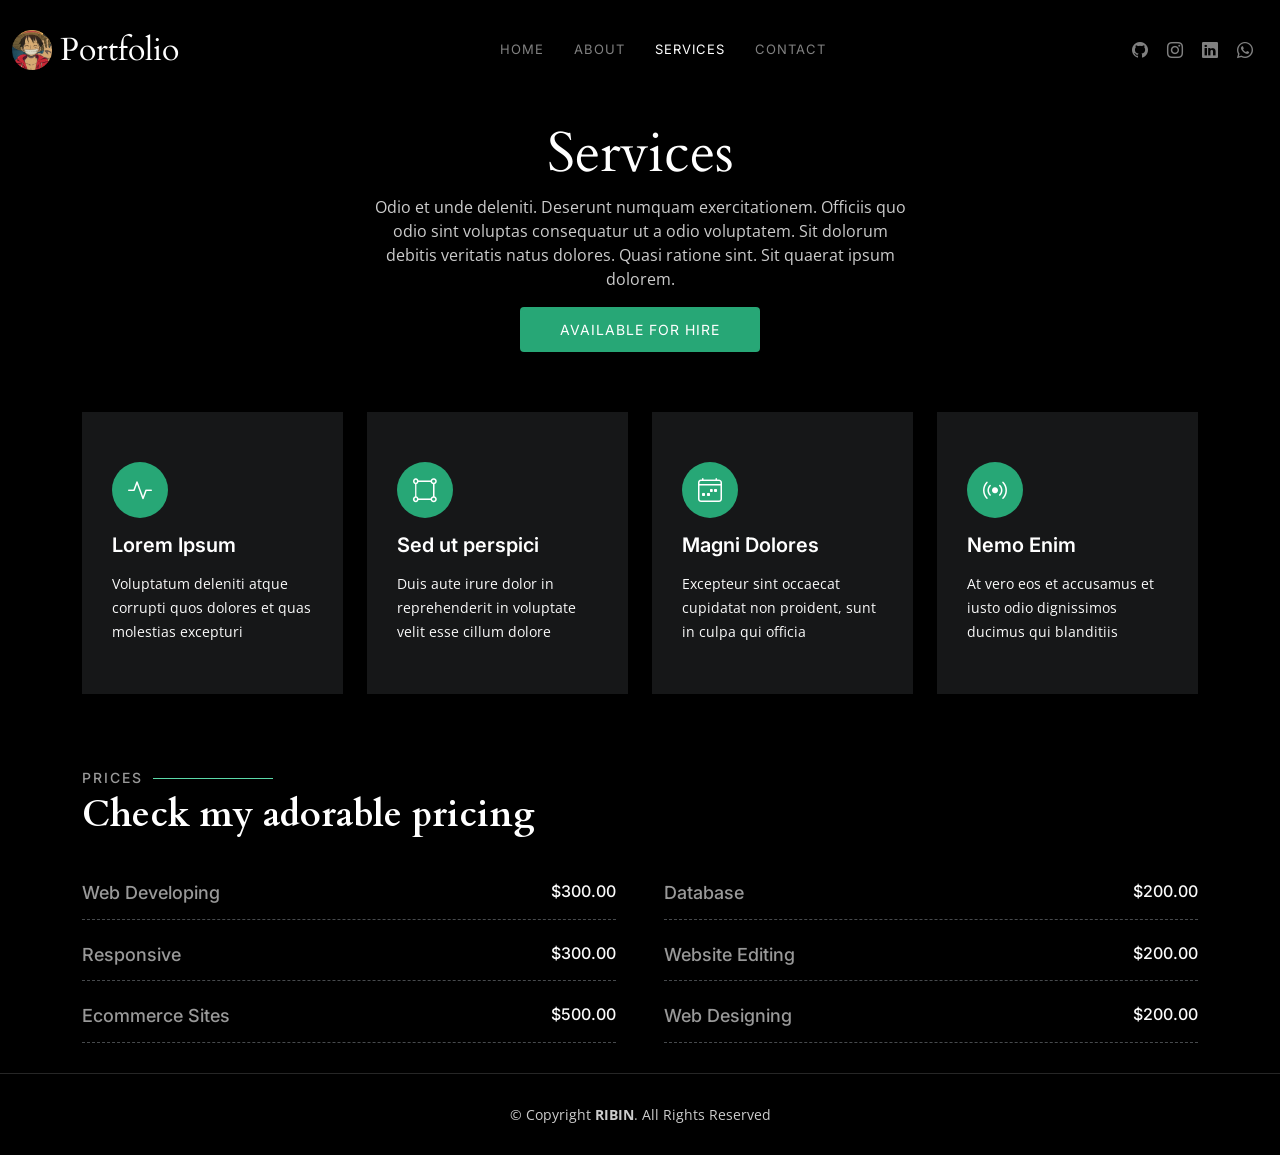
<file: services.html>
<!DOCTYPE html>
<html lang="en">

<head>
  <meta charset="utf-8">
  <meta content="width=device-width, initial-scale=1.0" name="viewport">

  <title>Services</title>
  <meta content="" name="description">
  <meta content="" name="keywords">

  <!-- Favicons -->
  <link href="assets/img/Luffy.png" rel="icon">
  <link href="assets/img/Luffy.png" rel="apple-touch-icon">

  <!-- Google Fonts -->
  <link rel="preconnect" href="https://fonts.googleapis.com">
  <link rel="preconnect" href="https://fonts.gstatic.com" crossorigin>
  <link href="https://fonts.googleapis.com/css2?family=Open+Sans:ital,wght@0,300;0,400;0,500;0,600;0,700;1,300;1,400;1,600;1,700&family=Inter:ital,wght@0,300;0,400;0,500;0,600;0,700;1,300;1,400;1,500;1,600;1,700&family=Cardo:ital,wght@0,400;0,700;1,400&display=swap" rel="stylesheet">

  <!-- Vendor CSS Files -->
  <link href="assets/vendor/bootstrap/css/bootstrap.min.css" rel="stylesheet">
  <link href="assets/vendor/bootstrap-icons/bootstrap-icons.css" rel="stylesheet">
  <link href="assets/vendor/swiper/swiper-bundle.min.css" rel="stylesheet">
  <link href="assets/vendor/glightbox/css/glightbox.min.css" rel="stylesheet">
  <link href="assets/vendor/aos/aos.css" rel="stylesheet">

  <!-- Template Main CSS File -->
  <link href="assets/css/main.css" rel="stylesheet">

  <!-- =======================================================
  * Template Name: PhotoFolio - v1.2.0
  * Template URL: https://bootstrapmade.com/photofolio-bootstrap-photography-website-template/
  * Author: BootstrapMade.com
  * License: https://bootstrapmade.com/license/
  ======================================================== -->
</head>

<body>

  <!-- ======= Header ======= -->
  <header id="header" class="header d-flex align-items-center fixed-top">
    <div class="container-fluid d-flex align-items-center justify-content-between">

      <a href="index.html" class="logo d-flex align-items-center  me-auto me-lg-0">
        <!-- Uncomment the line below if you also wish to use an image logo -->
        <!-- <img src="assets/img/logo.png" alt=""> -->
        <img src="assets/img/Luffy.png" alt="">
        <h1>Portfolio</h1>
      </a>

      <nav id="navbar" class="navbar">
        <ul>
          <li><a href="index.html">Home</a></li>
          <li><a href="about.html">About</a></li>
          
          <li><a href="services.html" class="active">Services</a></li>
          <li><a href="contact.html">Contact</a></li>
        </ul>
      </nav><!-- .navbar -->

      <div class="header-social-links">
        <a href="https://github.com/RIBINZX" target="_blank" class="twitter"><i class="bi bi-github"></i></a>
        <a href="https://www.instagram.com/muhd_ribin/?next=%2F" target="_blank"  class="instagram"><i class="bi bi-instagram"></i></a>
        <a href="https://www.linkedin.com/in/muhammed-ribin-0442aa253/" target="_blank"  class="linkedin"><i class="bi bi-linkedin"></i></i></a>
        <a href="https://wa.me/+918943915070" target="_blank"  class="facebook"><i class="bi bi-whatsapp"></i></a>
      </div>
      <i class="mobile-nav-toggle mobile-nav-show bi bi-list"></i>
      <i class="mobile-nav-toggle mobile-nav-hide d-none bi bi-x"></i>

    </div>
  </header><!-- End Header -->

  <main id="main" data-aos="fade" data-aos-delay="1500">

    <!-- ======= End Page Header ======= -->
    <div class="page-header d-flex align-items-center">
      <div class="container position-relative">
        <div class="row d-flex justify-content-center">
          <div class="col-lg-6 text-center">
            <h2>Services</h2>
            <p>Odio et unde deleniti. Deserunt numquam exercitationem. Officiis quo odio sint voluptas consequatur ut a odio voluptatem. Sit dolorum debitis veritatis natus dolores. Quasi ratione sint. Sit quaerat ipsum dolorem.</p>

            <a class="cta-btn" href="contact.html">Available for hire</a>

          </div>
        </div>
      </div>
    </div><!-- End Page Header -->

    <!-- ======= Services Section ======= -->
    <section id="services" class="services">
      <div class="container">

        <div class="row gy-4">

          <div class="col-xl-3 col-md-6 d-flex">
            <div class="service-item position-relative">
              <i class="bi bi-activity"></i>
              <h4><a href="" class="stretched-link">Lorem Ipsum</a></h4>
              <p>Voluptatum deleniti atque corrupti quos dolores et quas molestias excepturi</p>
            </div>
          </div><!-- End Service Item -->

          <div class="col-xl-3 col-md-6 d-flex">
            <div class="service-item position-relative">
              <i class="bi bi-bounding-box-circles"></i>
              <h4><a href="" class="stretched-link">Sed ut perspici</a></h4>
              <p>Duis aute irure dolor in reprehenderit in voluptate velit esse cillum dolore</p>
            </div>
          </div><!-- End Service Item -->

          <div class="col-xl-3 col-md-6 d-flex">
            <div class="service-item position-relative">
              <i class="bi bi-calendar4-week"></i>
              <h4><a href="" class="stretched-link">Magni Dolores</a></h4>
              <p>Excepteur sint occaecat cupidatat non proident, sunt in culpa qui officia</p>
            </div>
          </div><!-- End Service Item -->

          <div class="col-xl-3 col-md-6 d-flex">
            <div class="service-item position-relative">
              <i class="bi bi-broadcast"></i>
              <h4><a href="" class="stretched-link">Nemo Enim</a></h4>
              <p>At vero eos et accusamus et iusto odio dignissimos ducimus qui blanditiis</p>
            </div>
          </div><!-- End Service Item -->

        </div>

      </div>
    </section><!-- End Services Section -->

    <!-- ======= Pricing Section ======= -->
    <section id="pricing" class="pricing">
      <div class="container">

        <div class="section-header">
          <h2>Prices</h2>
          <p>Check my adorable pricing</p>
        </div>

        <div class="row gy-4 gx-lg-5">

          <div class="col-lg-6">
            <div class="pricing-item d-flex justify-content-between">
              <h3>Web Developing</h3>
              <h4>$300.00</h4>
            </div>
          </div><!-- End Pricing Item -->

          <div class="col-lg-6">
            <div class="pricing-item d-flex justify-content-between">
              <h3>Database</h3>
              <h4>$200.00</h4>
            </div>
          </div><!-- End Pricing Item -->

          <div class="col-lg-6">
            <div class="pricing-item d-flex justify-content-between">
              <h3>Responsive</h3>
              <h4>$300.00</h4>
            </div>
          </div><!-- End Pricing Item -->

          <div class="col-lg-6">
            <div class="pricing-item d-flex justify-content-between">
              <h3>Website Editing</h3>
              <h4>$200.00</h4>
            </div>
          </div><!-- End Pricing Item -->

          <div class="col-lg-6">
            <div class="pricing-item d-flex justify-content-between">
              <h3>Ecommerce Sites</h3>
              <h4>$500.00</h4>
            </div>
          </div><!-- End Pricing Item -->

          <div class="col-lg-6">
            <div class="pricing-item d-flex justify-content-between">
              <h3>Web Designing</h3>
              <h4>$200.00</h4>
            </div>
          </div><!-- End Pricing Item -->

        </div>
    </section><!-- End Pricing Section -->

    <!-- ======= Testimonials Section ======= -->
    <!-- <section id="testimonials" class="testimonials">
      <div class="container">

        <div class="section-header">
          <h2>Testimonials</h2>
          <p>What they are saying</p>
        </div>

        <div class="slides-3 swiper">
          <div class="swiper-wrapper">

            <div class="swiper-slide">
              <div class="testimonial-item">
                <div class="stars">
                  <i class="bi bi-star-fill"></i><i class="bi bi-star-fill"></i><i class="bi bi-star-fill"></i><i class="bi bi-star-fill"></i><i class="bi bi-star-fill"></i>
                </div>
                <p>
                  Proin iaculis purus consequat sem cure digni ssim donec porttitora entum suscipit rhoncus. Accusantium quam, ultricies eget id, aliquam eget nibh et. Maecen aliquam, risus at semper.
                </p>
                <div class="profile mt-auto">
                  <img src="assets/img/testimonials/testimonials-1.jpg" class="testimonial-img" alt="">
                  <h3>Saul Goodman</h3>
                  <h4>Ceo &amp; Founder</h4>
                </div>
              </div>
            </div> -->
            <!-- End testimonial item -->

            <!-- <div class="swiper-slide">
              <div class="testimonial-item">
                <div class="stars">
                  <i class="bi bi-star-fill"></i><i class="bi bi-star-fill"></i><i class="bi bi-star-fill"></i><i class="bi bi-star-fill"></i><i class="bi bi-star-fill"></i>
                </div>
                <p>
                  Export tempor illum tamen malis malis eram quae irure esse labore quem cillum quid cillum eram malis quorum velit fore eram velit sunt aliqua noster fugiat irure amet legam anim culpa.
                </p>
                <div class="profile mt-auto">
                  <img src="assets/img/testimonials/testimonials-2.jpg" class="testimonial-img" alt="">
                  <h3>Sara Wilsson</h3>
                  <h4>Designer</h4>
                </div>
              </div>
            </div> -->
            <!-- End testimonial item -->

            <!-- <div class="swiper-slide">
              <div class="testimonial-item">
                <div class="stars">
                  <i class="bi bi-star-fill"></i><i class="bi bi-star-fill"></i><i class="bi bi-star-fill"></i><i class="bi bi-star-fill"></i><i class="bi bi-star-fill"></i>
                </div>
                <p>
                  Enim nisi quem export duis labore cillum quae magna enim sint quorum nulla quem veniam duis minim tempor labore quem eram duis noster aute amet eram fore quis sint minim.
                </p>
                <div class="profile mt-auto">
                  <img src="assets/img/testimonials/testimonials-3.jpg" class="testimonial-img" alt="">
                  <h3>Jena Karlis</h3>
                  <h4>Store Owner</h4>
                </div>
              </div>
            </div> -->
            <!-- End testimonial item -->

            <!-- <div class="swiper-slide">
              <div class="testimonial-item">
                <div class="stars">
                  <i class="bi bi-star-fill"></i><i class="bi bi-star-fill"></i><i class="bi bi-star-fill"></i><i class="bi bi-star-fill"></i><i class="bi bi-star-fill"></i>
                </div>
                <p>
                  Fugiat enim eram quae cillum dolore dolor amet nulla culpa multos export minim fugiat minim velit minim dolor enim duis veniam ipsum anim magna sunt elit fore quem dolore labore illum veniam.
                </p>
                <div class="profile mt-auto">
                  <img src="assets/img/testimonials/testimonials-4.jpg" class="testimonial-img" alt="">
                  <h3>Matt Brandon</h3>
                  <h4>Freelancer</h4>
                </div>
              </div>
            </div> -->
            <!-- End testimonial item -->

            <!-- <div class="swiper-slide">
              <div class="testimonial-item">
                <div class="stars">
                  <i class="bi bi-star-fill"></i><i class="bi bi-star-fill"></i><i class="bi bi-star-fill"></i><i class="bi bi-star-fill"></i><i class="bi bi-star-fill"></i>
                </div>
                <p>
                  Quis quorum aliqua sint quem legam fore sunt eram irure aliqua veniam tempor noster veniam enim culpa labore duis sunt culpa nulla illum cillum fugiat legam esse veniam culpa fore nisi cillum quid.
                </p>
                <div class="profile mt-auto">
                  <img src="assets/img/testimonials/testimonials-5.jpg" class="testimonial-img" alt="">
                  <h3>John Larson</h3>
                  <h4>Entrepreneur</h4>
                </div>
              </div>
            </div> -->
            <!-- End testimonial item -->

          <!-- </div>
          <div class="swiper-pagination"></div>
        </div>

      </div>
    </section> -->
    <!-- End Testimonials Section -->

  </main><!-- End #main -->

  <!-- ======= Footer ======= -->
  <footer id="footer" class="footer">
    <div class="container">
      <div class="copyright">
        &copy; Copyright <strong><span>RIBIN</span></strong>. All Rights Reserved
      </div>
     
      </div>
    </div>
  </footer><!-- End Footer -->
  <a href="#" class="scroll-top d-flex align-items-center justify-content-center"><i class="bi bi-arrow-up-short"></i></a>

  <div id="preloader">
    <div class="line"></div>
  </div>

  <!-- Vendor JS Files -->
  <script src="assets/vendor/bootstrap/js/bootstrap.bundle.min.js"></script>
  <script src="assets/vendor/swiper/swiper-bundle.min.js"></script>
  <script src="assets/vendor/glightbox/js/glightbox.min.js"></script>
  <script src="assets/vendor/aos/aos.js"></script>
  <script src="assets/vendor/php-email-form/validate.js"></script>

  <!-- Template Main JS File -->
  <script src="assets/js/main.js"></script>

</body>

</html>
</file>
<file: assets/css/main.css>
/**
* Template Name: PhotoFolio - v1.2.0
* Template URL: https://bootstrapmade.com/photofolio-bootstrap-photography-website-template/
* Author: BootstrapMade.com
* License: https://bootstrapmade.com/license/
*/

/*--------------------------------------------------------------
# Set main reusable colors and fonts using CSS variables
# Learn more about CSS variables at https://developer.mozilla.org/en-US/docs/Web/CSS/Using_CSS_custom_properties
--------------------------------------------------------------*/
/* Fonts */
:root {
  --font-default: "Open Sans", system-ui, -apple-system, "Segoe UI", Roboto, "Helvetica Neue", Arial, "Noto Sans", "Liberation Sans", sans-serif, "Apple Color Emoji", "Segoe UI Emoji", "Segoe UI Symbol", "Noto Color Emoji";
  --font-primary: "Inter", sans-serif;
  --font-secondary: "Cardo", sans-serif;
}

/* Colors */
:root {
  --color-default: #fafafa;
  --color-primary: #27a776;
  --color-secondary: #161718;
}

/* Smooth scroll behavior */
:root {
  scroll-behavior: smooth;
}

/*--------------------------------------------------------------
# General
--------------------------------------------------------------*/
body {
  font-family: var(--font-default);
  color: var(--color-default);
  background-color: #000;
}

a {
  color: var(--color-primary);
  text-decoration: none;
}

a:hover {
  color: #32cf93;
  text-decoration: none;
}

h1,
h2,
h3,
h4,
h5,
h6 {
  font-family: var(--font-primary);
}

/*--------------------------------------------------------------
# Sections & Section Header
--------------------------------------------------------------*/
.section-header {
  padding-bottom: 40px;
}

.section-header h2 {
  font-size: 14px;
  font-weight: 500;
  padding: 0;
  line-height: 1px;
  margin: 0 0 5px 0;
  letter-spacing: 2px;
  text-transform: uppercase;
  color: rgba(255, 255, 255, 0.6);
  font-family: var(--font-primary);
}

.section-header h2::after {
  content: "";
  width: 120px;
  height: 1px;
  display: inline-block;
  background: #5bd9a9;
  margin: 4px 10px;
}

.section-header p {
  margin: 0;
  margin: 0;
  font-size: 36px;
  font-weight: 700;
  font-family: var(--font-secondary);
  color: #fff;
}

/*--------------------------------------------------------------
# Page Header
--------------------------------------------------------------*/
.page-header {
  padding: 120px 0 60px 0;
  min-height: 30vh;
  position: relative;
}

.page-header h2 {
  font-size: 56px;
  font-weight: 500;
  color: #fff;
  font-family: var(--font-secondary);
}

@media (max-width: 768px) {
  .page-header h2 {
    font-size: 36px;
  }
}

.page-header p {
  color: rgba(255, 255, 255, 0.8);
}

.page-header .cta-btn {
  font-family: var(--font-primary);
  font-weight: 400;
  font-size: 14px;
  display: inline-block;
  padding: 12px 40px;
  border-radius: 4px;
  letter-spacing: 1px;
  text-transform: uppercase;
  transition: 0.3s;
  color: #fff;
  background: var(--color-primary);
}

.page-header .cta-btn:hover {
  background: #2cbc85;
}

/*--------------------------------------------------------------
# Scroll top button
--------------------------------------------------------------*/
.scroll-top {
  position: fixed;
  visibility: hidden;
  opacity: 0;
  right: 15px;
  bottom: -15px;
  z-index: 99999;
  background: var(--color-primary);
  width: 44px;
  height: 44px;
  border-radius: 50px;
  transition: all 0.4s;
}

.scroll-top i {
  font-size: 24px;
  color: #fff;
  line-height: 0;
}

.scroll-top:hover {
  background: rgba(39, 167, 118, 0.8);
  color: #fff;
}

.scroll-top.active {
  visibility: visible;
  opacity: 1;
  bottom: 15px;
}

/*--------------------------------------------------------------
# Preloader
--------------------------------------------------------------*/
#preloader {
  display: flex;
  position: fixed;
  inset: 0;
  width: 100%;
  height: 100vh;
  z-index: 99999;
}

#preloader:before,
#preloader:after {
  content: "";
  background-color: var(--color-secondary);
  position: absolute;
  inset: 0;
  width: 50%;
  height: 100%;
  transition: all 0.3s ease 0s;
  z-index: -1;
}

#preloader:after {
  left: auto;
  right: 0;
}

#preloader .line {
  position: relative;
  overflow: hidden;
  margin: auto;
  width: 1px;
  height: 280px;
  transition: all 0.8s ease 0s;
}

#preloader .line:before {
  content: "";
  position: absolute;
  background-color: #fff;
  left: 0;
  top: 50%;
  width: 1px;
  height: 0%;
  transform: translateY(-50%);
  -webkit-animation: lineincrease 1000ms ease-in-out 0s forwards;
  animation: lineincrease 1000ms ease-in-out 0s forwards;
}

#preloader .line:after {
  content: "";
  position: absolute;
  background-color: #999;
  left: 0;
  top: 0;
  width: 1px;
  height: 100%;
  transform: translateY(-100%);
  -webkit-animation: linemove 1200ms linear 0s infinite;
  animation: linemove 1200ms linear 0s infinite;
  -webkit-animation-delay: 2000ms;
  animation-delay: 2000ms;
}

#preloader.loaded .line {
  opacity: 0;
  height: 100% !important;
}

#preloader.loaded .line:after {
  opacity: 0;
}

#preloader.loaded:before,
#preloader.loaded:after {
  -webkit-animation: preloaderfinish 300ms ease-in-out 500ms forwards;
  animation: preloaderfinish 300ms ease-in-out 500ms forwards;
}

@-webkit-keyframes lineincrease {
  0% {
    height: 0%;
  }

  100% {
    height: 100%;
  }
}

@keyframes lineincrease {
  0% {
    height: 0%;
  }

  100% {
    height: 100%;
  }
}

@-webkit-keyframes linemove {
  0% {
    transform: translateY(200%);
  }

  100% {
    transform: translateY(-100%);
  }
}

@keyframes linemove {
  0% {
    transform: translateY(200%);
  }

  100% {
    transform: translateY(-100%);
  }
}

@-webkit-keyframes preloaderfinish {
  0% {
    width: 5 0%;
  }

  100% {
    width: 0%;
  }
}

@keyframes preloaderfinish {
  0% {
    width: 5 0%;
  }

  100% {
    width: 0%;
  }
}

/*--------------------------------------------------------------
# Header
--------------------------------------------------------------*/
.header {
  transition: all 0.5s;
  z-index: 997;
  padding: 30px 0;
  background-color: #000;
}

.header .logo {
  transition: 0.3s;
}

.header .logo img {
  max-height: 40px;
  margin-right: 8px;
}

.header .logo h1 {
  font-size: 32px;
  margin: 0;
  font-weight: 400;
  color: #fff;
  font-family: var(--font-secondary);
}

.header .logo i {
  font-size: 32px;
  margin-right: 8px;
  line-height: 0;
}

@media (max-width: 575px) {
  .header .logo h1 {
    font-size: 26px;
  }

  .header .logo i {
    font-size: 24px;
  }
}

.header .header-social-links {
  padding-right: 15px;
}

.header .header-social-links a {
  color: rgba(255, 255, 255, 0.5);
  padding-left: 15px;
  display: inline-block;
  line-height: 0px;
  transition: 0.3s;
  font-size: 16px;
}

.header .header-social-links a:hover {
  color: #fff;
}

@media (max-width: 575px) {
  .header .header-social-links a {
    padding-left: 5px;
  }
}

/*--------------------------------------------------------------
# Desktop Navigation
--------------------------------------------------------------*/
@media (min-width: 1280px) {
  .navbar {
    padding: 0;
  }

  .navbar ul {
    margin: 0;
    padding: 0;
    display: flex;
    list-style: none;
    align-items: center;
  }

  .navbar li {
    position: relative;
  }

  .navbar a,
  .navbar a:focus {
    display: flex;
    align-items: center;
    justify-content: space-between;
    padding: 10px 0 10px 30px;
    font-family: var(--font-primary);
    text-transform: uppercase;
    letter-spacing: 1px;
    font-size: 13px;
    font-weight: 400;
    color: rgba(255, 255, 255, 0.5);
    white-space: nowrap;
    transition: 0.3s;
  }

  .navbar a i,
  .navbar a:focus i {
    font-size: 12px;
    line-height: 0;
    margin-left: 5px;
  }

  .navbar a:hover,
  .navbar .active,
  .navbar .active:focus,
  .navbar li:hover>a {
    color: #fff;
  }

  .navbar .dropdown ul {
    display: block;
    position: absolute;
    left: 14px;
    top: calc(100% + 30px);
    margin: 0;
    padding: 10px 0;
    z-index: 99;
    opacity: 0;
    visibility: hidden;
    background: var(--color-secondary);
    transition: 0.3s;
    border-radius: 4px;
  }

  .navbar .dropdown ul li {
    min-width: 200px;
  }

  .navbar .dropdown ul a {
    padding: 10px 20px;
    font-size: 15px;
    text-transform: none;
    font-weight: 400;
  }

  .navbar .dropdown ul a i {
    font-size: 12px;
  }

  .navbar .dropdown ul a:hover,
  .navbar .dropdown ul .active:hover,
  .navbar .dropdown ul li:hover>a {
    color: #fff;
  }

  .navbar .dropdown:hover>ul {
    opacity: 1;
    top: 100%;
    visibility: visible;
  }

  .navbar .dropdown .dropdown ul {
    top: 0;
    left: calc(100% - 30px);
    visibility: hidden;
  }

  .navbar .dropdown .dropdown:hover>ul {
    opacity: 1;
    top: 0;
    left: 100%;
    visibility: visible;
  }
}

@media (min-width: 1280px) and (max-width: 1366px) {
  .navbar .dropdown .dropdown ul {
    left: -90%;
  }

  .navbar .dropdown .dropdown:hover>ul {
    left: -100%;
  }
}

@media (min-width: 1280px) {

  .mobile-nav-show,
  .mobile-nav-hide {
    display: none;
  }
}

/*--------------------------------------------------------------
# Mobile Navigation
--------------------------------------------------------------*/
@media (max-width: 1279px) {
  .navbar {
    position: fixed;
    top: 0;
    right: -100%;
    width: 100%;
    max-width: 400px;
    bottom: 0;
    transition: 0.3s;
    z-index: 9997;
  }

  .navbar ul {
    position: absolute;
    inset: 0;
    padding: 50px 0 10px 0;
    margin: 0;
    background: rgba(0, 0, 0, 0.9);
    overflow-y: auto;
    transition: 0.3s;
    z-index: 9998;
  }

  .navbar a,
  .navbar a:focus {
    display: flex;
    align-items: center;
    justify-content: space-between;
    padding: 10px 20px;
    font-family: var(--font-primary);
    font-size: 13px;
    text-transform: uppercase;
    font-weight: 400;
    color: rgba(255, 255, 255, 0.5);
    letter-spacing: 1px;
    white-space: nowrap;
    transition: 0.3s;
  }

  .navbar a i,
  .navbar a:focus i {
    font-size: 12px;
    line-height: 0;
    margin-left: 5px;
  }

  .navbar a:hover,
  .navbar .active,
  .navbar .active:focus,
  .navbar li:hover>a {
    color: #fff;
  }

  .navbar .dropdown ul,
  .navbar .dropdown .dropdown ul {
    position: static;
    display: none;
    padding: 10px 0;
    margin: 10px 20px;
    transition: all 0.5s ease-in-out;
    border: 1px solid black;
  }

  .navbar .dropdown>.dropdown-active,
  .navbar .dropdown .dropdown>.dropdown-active {
    display: block;
  }

  .mobile-nav-show {
    color: #fff;
    font-size: 28px;
    cursor: pointer;
    line-height: 0;
    transition: 0.5s;
    z-index: 9999;
    margin: 0 10px 0 10px;
  }

  .mobile-nav-hide {
    color: #fff;
    font-size: 32px;
    cursor: pointer;
    line-height: 0;
    transition: 0.5s;
    position: fixed;
    right: 20px;
    top: 20px;
    z-index: 9999;
  }

  .mobile-nav-active {
    overflow: hidden;
  }

  .mobile-nav-active .navbar {
    right: 0;
  }

  .mobile-nav-active .navbar:before {
    content: "";
    position: fixed;
    inset: 0;
    background: rgba(22, 23, 24, 0.8);
    z-index: 9996;
  }
}

/*--------------------------------------------------------------
# About Section
--------------------------------------------------------------*/
.about .content h2 {
  font-weight: 700;
  font-size: 24px;
  color: var(--color-primary);
}

.about .content ul {
  list-style: none;
  padding: 0;
}

.about .content ul li {
  margin-bottom: 20px;
  display: flex;
  align-items: center;
}

.about .content ul strong {
  margin-right: 10px;
}

.about .content ul i {
  font-size: 16px;
  margin-right: 5px;
  color: var(--color-primary);
  line-height: 0;
}

/*--------------------------------------------------------------
# Testimonials Section
--------------------------------------------------------------*/
.testimonials {
  margin-top: 80px;
}

.testimonials .testimonial-item {
  box-sizing: content-box;
  padding: 30px;
  margin: 40px 30px;
  background: var(--color-secondary);
  min-height: 320px;
  display: flex;
  flex-direction: column;
  text-align: center;
  transition: 0.3s;
}

.testimonials .testimonial-item .stars {
  margin-bottom: 15px;
}

.testimonials .testimonial-item .stars i {
  color: #ffc107;
  margin: 0 1px;
}

.testimonials .testimonial-item .testimonial-img {
  width: 90px;
  border-radius: 50%;
  border: 5px solid #474a4d;
  margin: 0 auto;
}

.testimonials .testimonial-item h3 {
  font-size: 18px;
  font-weight: bold;
  margin: 10px 0 5px 0;
  color: #fff;
}

.testimonials .testimonial-item h4 {
  font-size: 14px;
  color: rgba(255, 255, 255, 0.5);
  margin: 0;
}

.testimonials .testimonial-item p {
  font-style: italic;
  margin: 0 auto 15px auto;
}

.testimonials .swiper-pagination {
  margin-top: 20px;
  position: relative;
}

.testimonials .swiper-pagination .swiper-pagination-bullet {
  width: 12px;
  height: 12px;
  background-color: rgba(255, 255, 255, 0.2);
  opacity: 1;
}

.testimonials .swiper-pagination .swiper-pagination-bullet-active {
  background-color: rgba(255, 255, 255, 0.5);
}

.testimonials .swiper-slide {
  opacity: 0.3;
}

@media (max-width: 1199px) {
  .testimonials .swiper-slide-active {
    opacity: 1;
  }

  .testimonials .swiper-pagination {
    margin-top: 0;
  }

  .testimonials .testimonial-item {
    margin: 40px 20px;
  }
}

@media (min-width: 1200px) {
  .testimonials .swiper-slide-next {
    opacity: 1;
    transform: scale(1.12);
  }
}

/*--------------------------------------------------------------
# Pricing Section
--------------------------------------------------------------*/
.gallery {
  margin-top: 40px;
}

.gallery .gallery-item {
  position: relative;
  overflow: hidden;
  border-radius: 10px;
}

.gallery .gallery-item img {
  transition: 0.3s;
}

.gallery .gallery-links {
  position: absolute;
  inset: 0;
  opacity: 0;
  transition: all ease-in-out 0.3s;
  background: rgba(0, 0, 0, 0.6);
  z-index: 3;
}

.gallery .gallery-links .preview-link,
.gallery .gallery-links .details-link {
  font-size: 20px;
  color: rgba(255, 255, 255, 0.5);
  transition: 0.3s;
  line-height: 1.2;
  margin: 30px 8px 0 8px;
}

.gallery .gallery-links .preview-link:hover,
.gallery .gallery-links .details-link:hover {
  color: #fff;
}

.gallery .gallery-links .details-link {
  font-size: 30px;
  line-height: 0;
}

.gallery .gallery-item:hover .gallery-links {
  opacity: 1;
}

.gallery .gallery-item:hover .preview-link,
.gallery .gallery-item:hover .details-link {
  margin-top: 0;
}

.gallery .gallery-item:hover img {
  transform: scale(1.1);
}

.glightbox-clean .gslide-description {
  background: #222425;
}

.glightbox-clean .gslide-title {
  color: rgba(255, 255, 255, 0.8);
  margin: 0;
}

/*--------------------------------------------------------------
# Gallery Single Section
--------------------------------------------------------------*/
.gallery-single .portfolio-details-slider img {
  width: 100%;
}

.gallery-single .portfolio-details-slider .swiper-pagination .swiper-pagination-bullet {
  width: 12px;
  height: 12px;
  background-color: rgba(255, 255, 255, 0.7);
  opacity: 1;
}

.gallery-single .portfolio-details-slider .swiper-pagination .swiper-pagination-bullet-active {
  background-color: var(--color-primary);
}

.gallery-single .swiper-button-prev,
.gallery-single .swiper-button-next {
  width: 48px;
  height: 48px;
}

.gallery-single .swiper-button-prev:after,
.gallery-single .swiper-button-next:after {
  color: rgba(255, 255, 255, 0.8);
  background-color: rgba(0, 0, 0, 0.2);
  font-size: 24px;
  border-radius: 50%;
  width: 48px;
  height: 48px;
  display: flex;
  align-items: center;
  justify-content: center;
  transition: 0.3s;
}

.gallery-single .swiper-button-prev:hover:after,
.gallery-single .swiper-button-next:hover:after {
  background-color: rgba(0, 0, 0, 0.6);
}

@media (max-width: 575px) {

  .gallery-single .swiper-button-prev,
  .gallery-single .swiper-button-next {
    display: none;
  }
}

.gallery-single .portfolio-info h3 {
  font-size: 22px;
  font-weight: 700;
  margin-bottom: 20px;
  padding-bottom: 20px;
  position: relative;
  font-family: var(--font-secondary);
}

.gallery-single .portfolio-info h3:after {
  content: "";
  position: absolute;
  display: block;
  width: 50px;
  height: 3px;
  background: var(--color-primary);
  left: 0;
  bottom: 0;
}

.gallery-single .portfolio-info ul {
  list-style: none;
  padding: 0;
  font-size: 15px;
}

.gallery-single .portfolio-info ul li {
  display: flex;
  flex-direction: column;
  padding-bottom: 15px;
}

.gallery-single .portfolio-info ul strong {
  text-transform: uppercase;
  font-weight: 400;
  color: #6b7075;
  font-size: 14px;
}

.gallery-single .portfolio-info .btn-visit {
  padding: 8px 40px;
  background: var(--color-primary);
  color: #fff;
  border-radius: 50px;
  transition: 0.3s;
}

.gallery-single .portfolio-info .btn-visit:hover {
  background: #2cbc85;
}

.gallery-single .portfolio-description h2 {
  font-size: 26px;
  font-weight: 700;
  margin-bottom: 20px;
  color: #fff;
  font-family: var(--font-secondary);
}

.gallery-single .portfolio-description p {
  padding: 0;
}

.gallery-single .portfolio-description .testimonial-item {
  padding: 30px 30px 0 30px;
  position: relative;
  background: var(--color-secondary);
  height: 100%;
  margin-bottom: 50px;
}

.gallery-single .portfolio-description .testimonial-item .testimonial-img {
  width: 90px;
  border-radius: 50px;
  border: 6px solid #2e3133;
  float: left;
  margin: 0 10px 0 0;
}

.gallery-single .portfolio-description .testimonial-item h3 {
  font-size: 18px;
  font-weight: bold;
  margin: 15px 0 5px 0;
  padding-top: 20px;
}

.gallery-single .portfolio-description .testimonial-item h4 {
  font-size: 14px;
  color: rgba(255, 255, 255, 0.6);
  margin: 0;
}

.gallery-single .portfolio-description .testimonial-item .quote-icon-left,
.gallery-single .portfolio-description .testimonial-item .quote-icon-right {
  color: #5bd9a9;
  font-size: 26px;
  line-height: 0;
}

.gallery-single .portfolio-description .testimonial-item .quote-icon-left {
  display: inline-block;
  left: -5px;
  position: relative;
}

.gallery-single .portfolio-description .testimonial-item .quote-icon-right {
  display: inline-block;
  right: -5px;
  position: relative;
  top: 10px;
  transform: scale(-1, -1);
}

.gallery-single .portfolio-description .testimonial-item p {
  font-style: italic;
  margin: 0 0 15px 0 0 0;
  padding: 0;
}

/*--------------------------------------------------------------
# Services Section
--------------------------------------------------------------*/
.services .service-item {
  padding: 50px 30px;
  transition: all ease-in-out 0.4s;
  background: var(--color-secondary);
  height: 100%;
  overflow: hidden;
  z-index: 1;
}

.services .service-item:before {
  content: "";
  position: absolute;
  background: #1d1f20;
  top: -200px;
  transition: all 0.3s;
  z-index: -1;
}

.services .service-item i {
  background: var(--color-primary);
  color: #fff;
  font-size: 24px;
  transition: 0.3s;
  display: flex;
  align-items: center;
  justify-content: center;
  width: 56px;
  height: 56px;
  border-radius: 50%;
}

.services .service-item h4 {
  font-weight: 600;
  margin: 15px 0 0 0;
  transition: 0.3s;
  font-size: 20px;
}

.services .service-item h4 a {
  color: #fff;
}

.services .service-item p {
  line-height: 24px;
  font-size: 14px;
  margin: 15px 0 0 0;
}

.services .service-item:hover:before {
  background: var(--color-primary);
  right: 0;
  top: 0;
  width: 100%;
  height: 100%;
  border-radius: 0px;
}

.services .service-item:hover h4 a,
.services .service-item:hover p {
  color: #fff;
}

.services .service-item:hover i {
  background: #fff;
  color: var(--color-primary);
}

/*--------------------------------------------------------------
# Pricing Section
--------------------------------------------------------------*/
.pricing {
  margin-top: 80px;
}

.pricing .pricing-item {
  border-bottom: 1px dashed #474a4d;
  width: 100%;
  height: 100%;
  padding: 0 0 15px 0;
}

.pricing .pricing-item h3 {
  margin: 0;
  font-size: 18px;
  font-weight: 500;
  color: rgba(255, 255, 255, 0.6);
}

.pricing .pricing-item h4 {
  margin: 0;
  font-size: 16px;
}

/*--------------------------------------------------------------
# Contact Section
--------------------------------------------------------------*/
.contact .info-item+.info-item {
  margin-top: 40px;
}

.contact .info-item i {
  font-size: 20px;
  color: var(--color-primary);
  float: left;
  width: 44px;
  height: 44px;
  background: #222425;
  display: flex;
  justify-content: center;
  align-items: center;
  border-radius: 50px;
  transition: all 0.3s ease-in-out;
  margin-right: 15px;
}

.contact .info-item h4 {
  padding: 0;
  font-size: 20px;
  font-weight: 600;
  margin-bottom: 5px;
  color: rgba(255, 255, 255, 0.5);
}

.contact .info-item p {
  padding: 0;
  margin-bottom: 0;
  font-size: 14px;
  color: #fff;
}

.contact .info-item:hover i {
  background: var(--color-primary);
  color: #fff;
}

.contact .php-email-form {
  width: 100%;
}

.contact .php-email-form .form-group {
  padding-bottom: 8px;
}

.contact .php-email-form .error-message {
  display: none;
  color: #fff;
  background: #df1529;
  text-align: left;
  padding: 15px;
  font-weight: 600;
}

.contact .php-email-form .error-message br+br {
  margin-top: 25px;
}

.contact .php-email-form .sent-message {
  display: none;
  color: #fff;
  background: var(--color-primary);
  text-align: center;
  padding: 15px;
  font-weight: 600;
}

.contact .php-email-form .loading {
  display: none;
  background: var(--color-secondary);
  text-align: center;
  padding: 15px;
  color: rgba(255, 255, 255, 0.6);
}

.contact .php-email-form .loading:before {
  content: "";
  display: inline-block;
  border-radius: 50%;
  width: 24px;
  height: 24px;
  margin: 0 10px -6px 0;
  border: 3px solid var(--color-primary);
  border-top-color: var(--color-secondary);
  -webkit-animation: animate-loading 1s linear infinite;
  animation: animate-loading 1s linear infinite;
}

.contact .php-email-form input,
.contact .php-email-form textarea {
  border-radius: 4px;
  box-shadow: none;
  font-size: 14px;
  background-color: var(--color-secondary);
  border: 1px solid #2e3133;
  color: #fff;
}

.contact .php-email-form input {
  height: 44px;
}

.contact .php-email-form textarea {
  padding: 10px 12px;
}

.contact .php-email-form button[type=submit] {
  background: var(--color-primary);
  border: 0;
  padding: 10px 35px;
  color: #fff;
  transition: 0.4s;
  border-radius: 4px;
}

.contact .php-email-form button[type=submit]:hover {
  background: rgba(39, 167, 118, 0.8);
}

@-webkit-keyframes animate-loading {
  0% {
    transform: rotate(0deg);
  }

  100% {
    transform: rotate(360deg);
  }
}

@keyframes animate-loading {
  0% {
    transform: rotate(0deg);
  }

  100% {
    transform: rotate(360deg);
  }
}

/*--------------------------------------------------------------
# Hero Section
--------------------------------------------------------------*/
.hero {
  width: 100%;
  min-height: 30vh;
  background: #000;
  background-size: cover;
  position: relative;
  padding: 140px 0 60px 0;
}

.hero h2 {
  margin: 0 0 10px 0;
  font-size: 38px;
  font-weight: 700;
  color: #fff;
  font-family: var(--font-secondary);
}

.hero h2 span {
  position: relative;
  z-index: 1;
  padding: 0 5px;
  display: inline-block;
}

.hero h2 span:before {
  content: "";
  position: absolute;
  height: 50%;
  bottom: 0;
  left: 0;
  right: 0;
  background: var(--color-primary);
  z-index: -1;
}

.hero p {
  color: rgba(255, 255, 255, 0.6);
  margin-bottom: 30px;
  font-size: 18px;
}

.hero .btn-get-started {
  font-family: var(--font-primary);
  font-weight: 400;
  font-size: 14px;
  display: inline-block;
  padding: 12px 40px;
  border-radius: 4px;
  letter-spacing: 1px;
  text-transform: uppercase;
  transition: 0.3s;
  color: #fff;
  background: var(--color-primary);
}

.hero .btn-get-started:hover {
  background: #2cbc85;
}

@media (max-width: 768px) {
  .hero h2 {
    font-size: 32px;
  }
}

/*--------------------------------------------------------------
# Footer
--------------------------------------------------------------*/
.footer {
  margin-top: 30px;
  padding: 30px 0;
  font-size: 14px;
  border-top: 1px solid rgba(255, 255, 255, 0.15);
}

.footer .copyright {
  text-align: center;
  color: rgba(255, 255, 255, 0.8);
}

.footer .credits {
  padding-top: 6px;
  text-align: center;
  font-size: 13px;
  color: rgba(255, 255, 255, 0.8);
}

.footer .credits a {
  color: var(--color-primary);
}

#success-msg{
  background-color: rgb(17, 190, 17);
  color: #ffffff;
  padding: 20px 0px 20px 20px;
  font-size: 20px;
  margin-bottom: 8px;
  border-radius: 5px;
}

@media (max-width: 480px) {
  #success-msg{
    padding: 17px 0px 16px 12px;
    font-size: 13px;
  }
}
</file>
